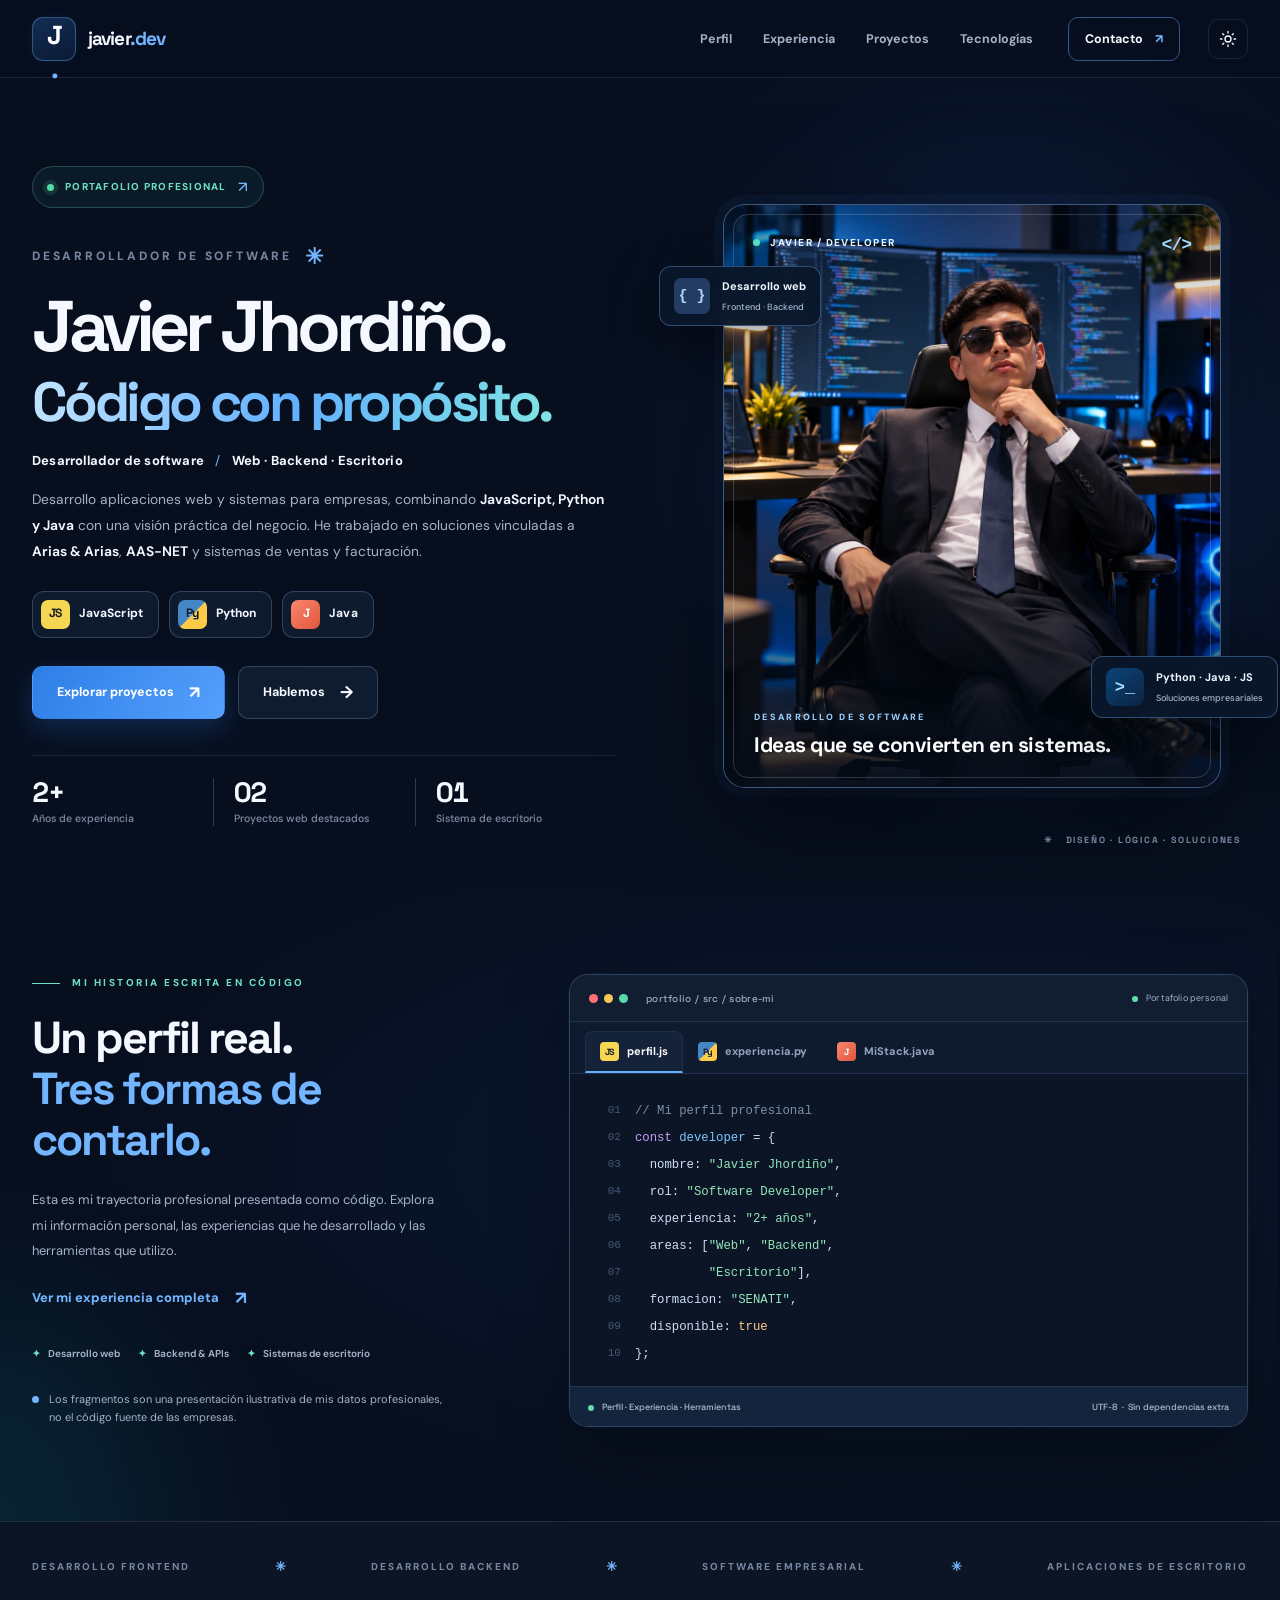
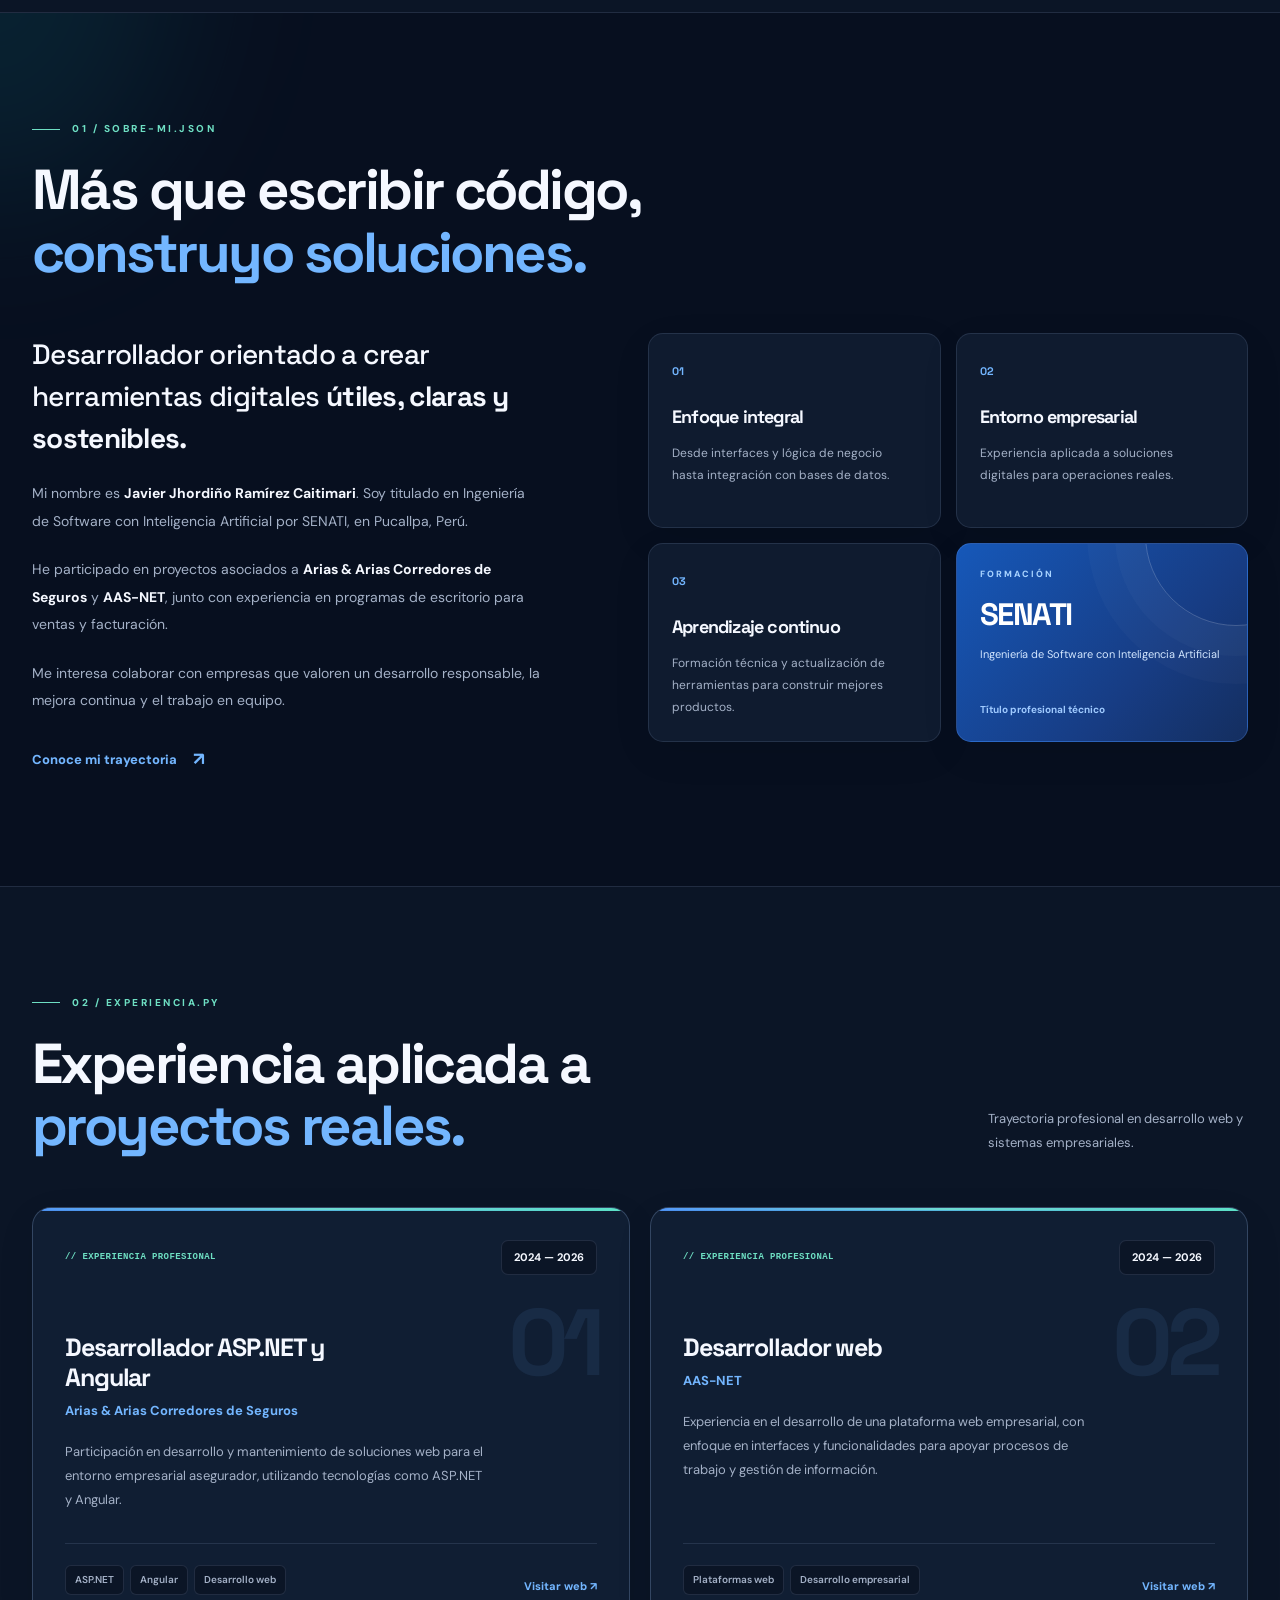
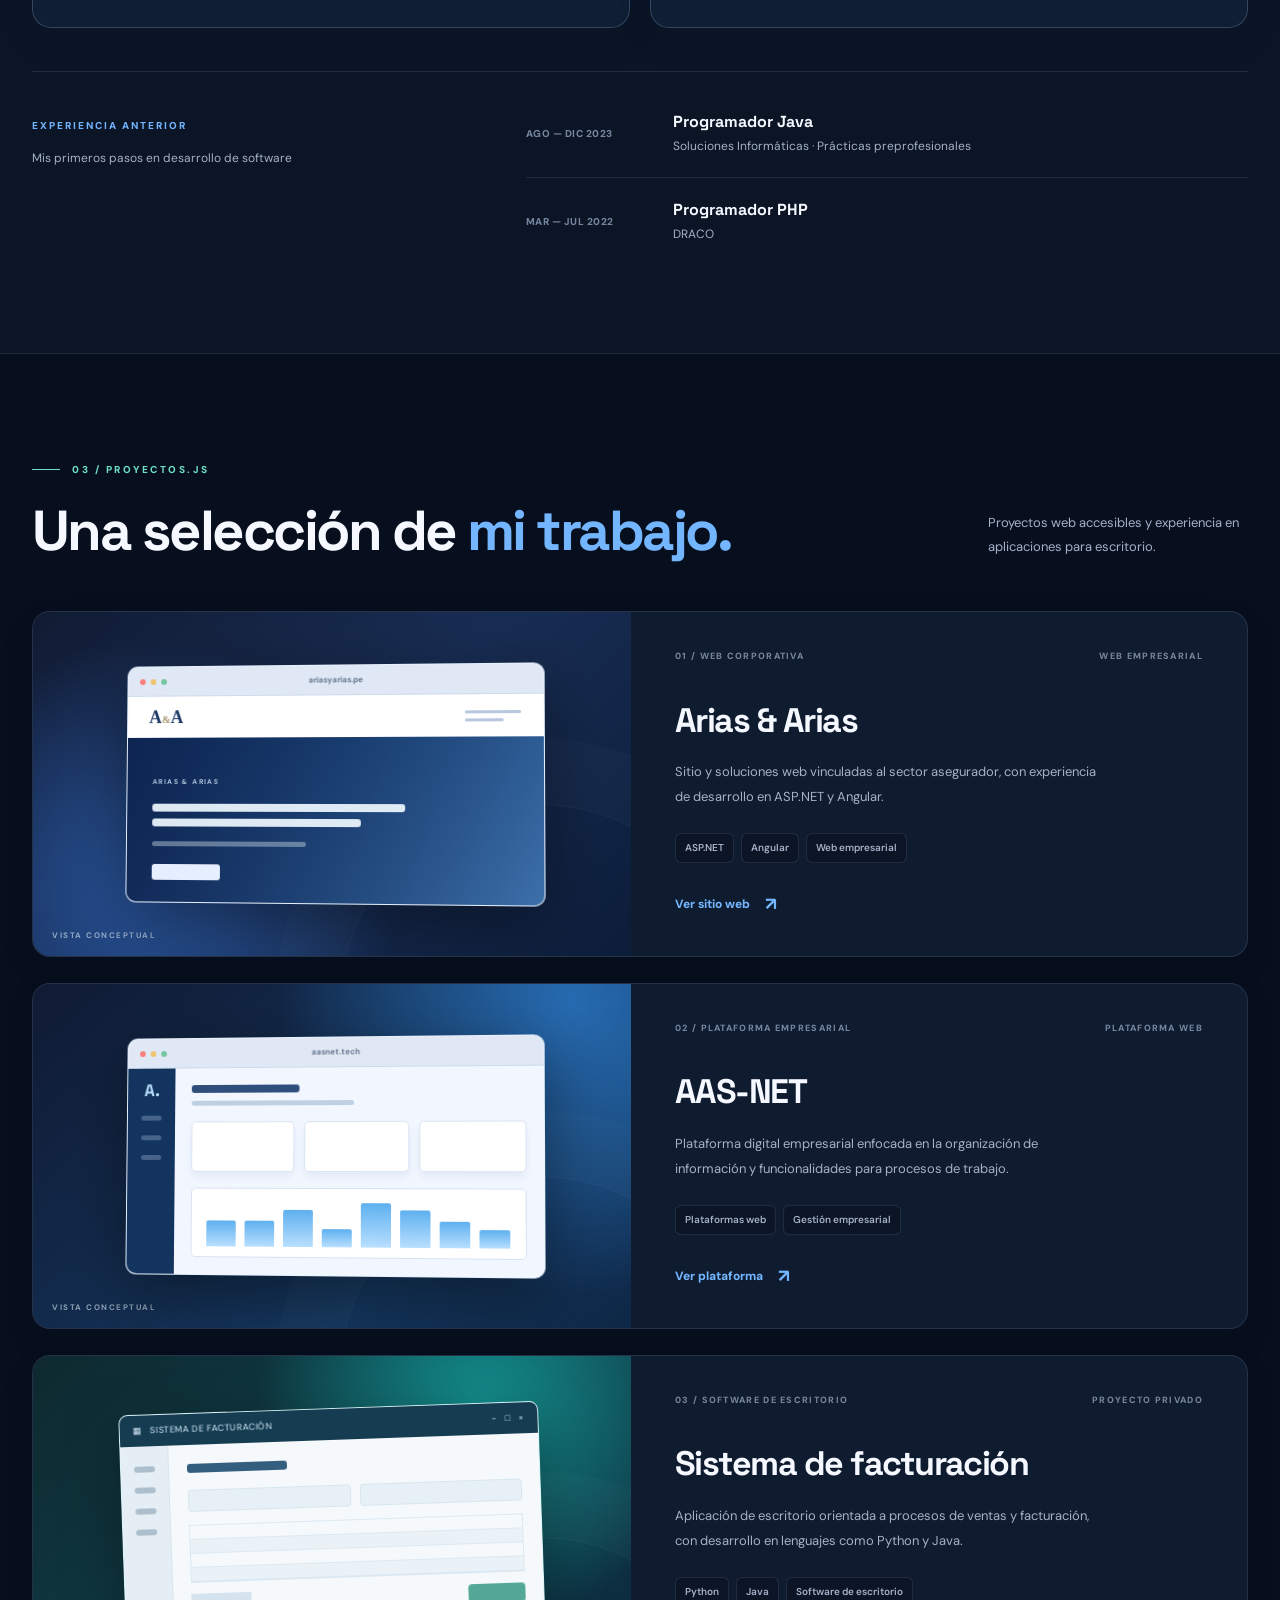
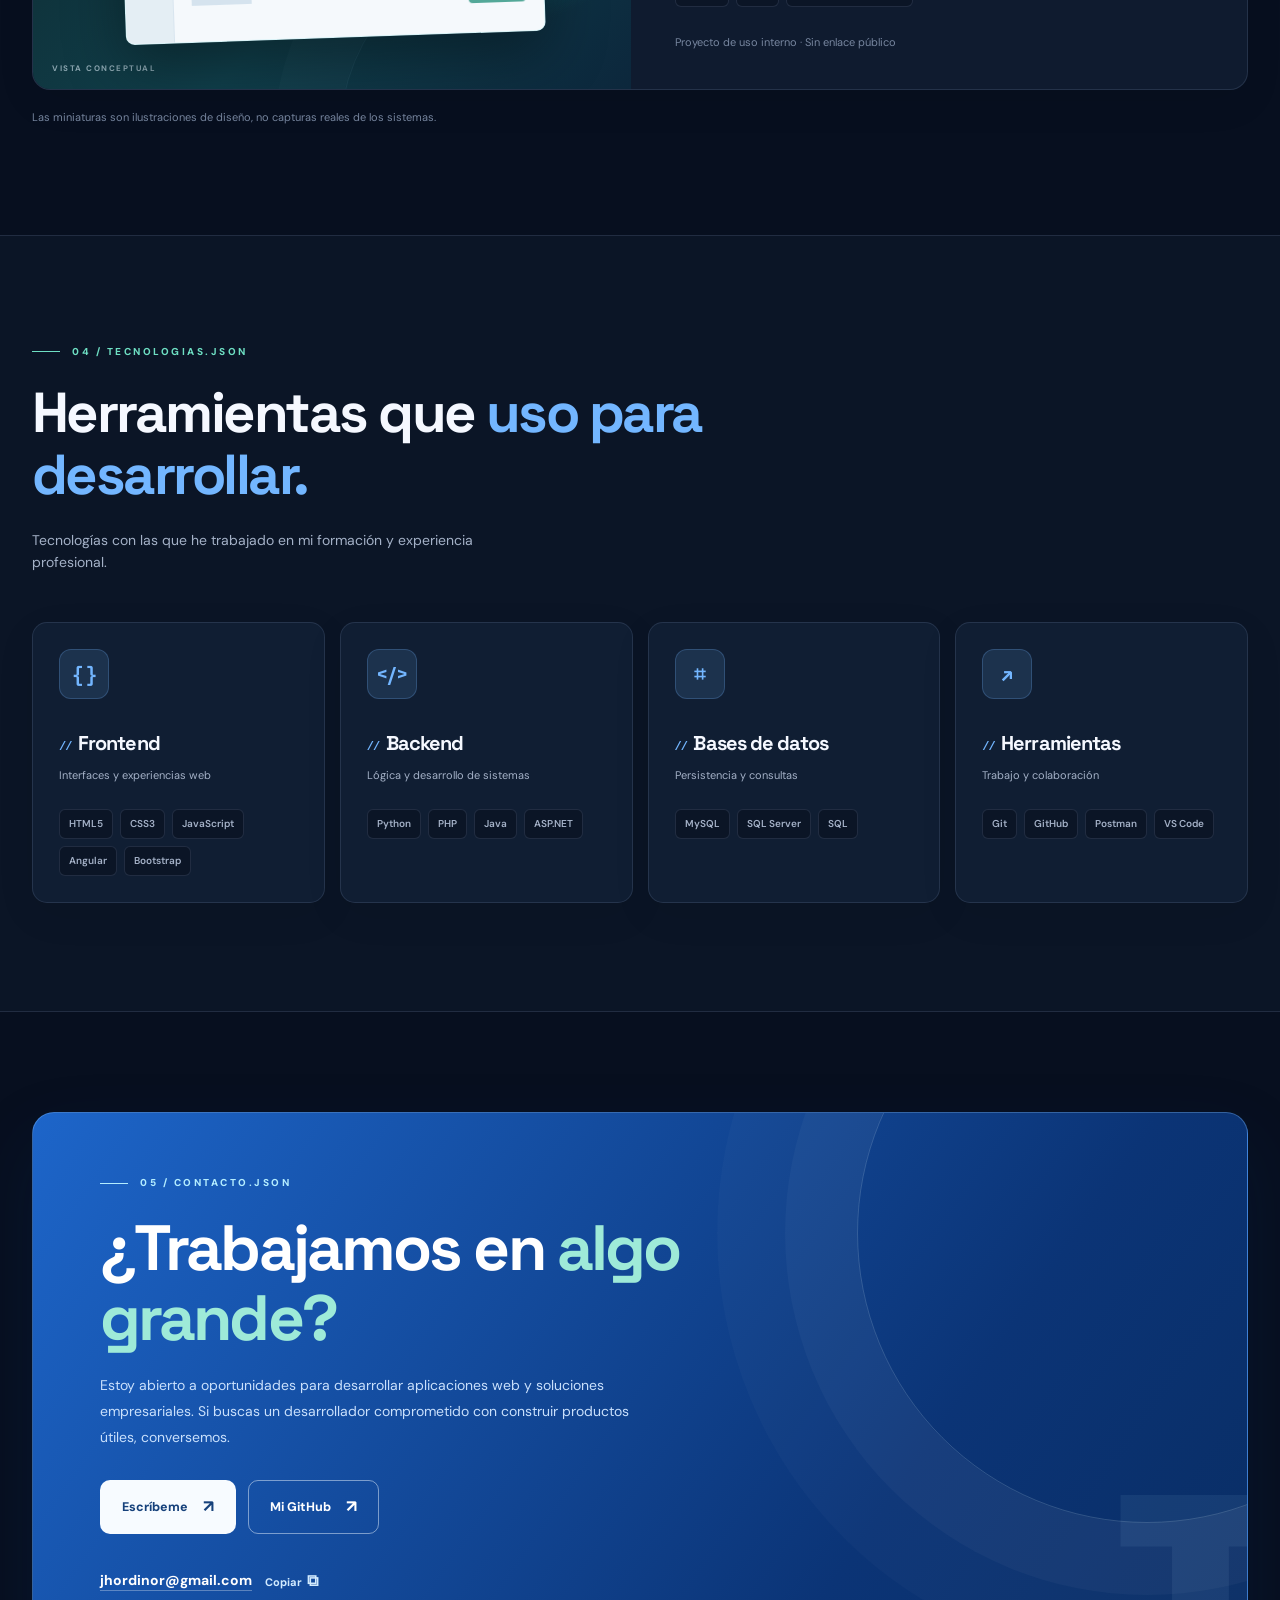
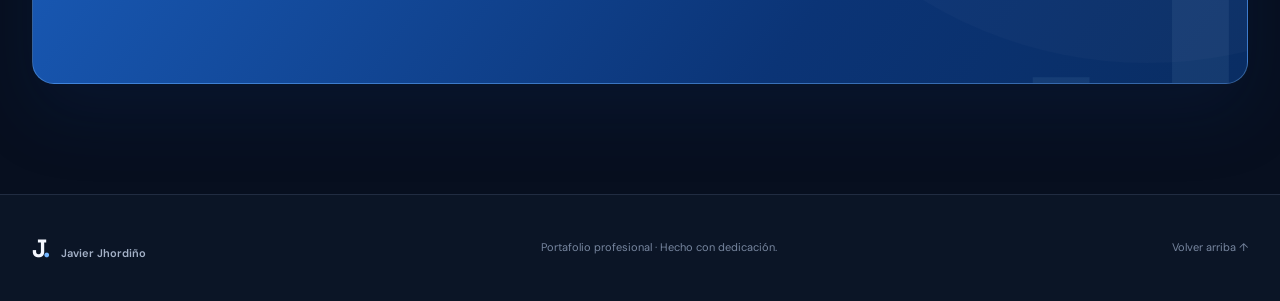
<file: preview.html>
<!doctype html>
<html lang="es">
<head>
  <meta charset="utf-8">
  <meta name="viewport" content="width=device-width, initial-scale=1">
  <meta name="theme-color" content="#070f1f">
  <meta name="description" content="Javier Jhordiño Ramírez Caitimari, desarrollador de software en Perú. Portafolio profesional con proyectos empresariales, desarrollo web y sistemas de escritorio con JavaScript, Python y Java.">
  <meta property="og:type" content="website">
  <meta property="og:title" content="Javier Jhordiño | Desarrollador de Software">
  <meta property="og:description" content="Mi perfil profesional, experiencia en desarrollo web, proyectos empresariales y tecnologías.">
  <meta property="og:image" content="static/img/foto-profesional.webp">
  <meta name="robots" content="index,follow">
  <title>Javier Jhordiño | Desarrollador de Software</title>
  <link rel="icon" href="static/favicon.svg" type="image/svg+xml">
  <link rel="preconnect" href="https://fonts.googleapis.com">
  <link rel="preconnect" href="https://fonts.gstatic.com" crossorigin>
  <link href="https://fonts.googleapis.com/css2?family=DM+Sans:wght@400;500;600;700&family=Space+Grotesk:wght@400;500;600;700&display=swap" rel="stylesheet">
  <link rel="stylesheet" href="static/css/index.css">
  <script type="application/ld+json">{
    "@context":"https://schema.org", "@type":"Person",
    "name":"Javier Jhordiño Ramírez Caitimari",
    "jobTitle":"Desarrollador de Software",
    "description":"Desarrollo web y sistemas de escritorio",
    "email":"mailto:jhordinor@gmail.com",
    "alumniOf":{"@type":"EducationalOrganization","name":"SENATI"},
    "sameAs":["https://github.com/jhordinor"]
  }</script>
</head>
<body>
  <a class="skip-link" href="#contenido">Saltar al contenido</a>
  <div class="scroll-progress" id="scrollProgress" aria-hidden="true"></div>
  <div class="ambient ambient-a" aria-hidden="true"></div>
  <div class="ambient ambient-b" aria-hidden="true"></div>

  <header class="header" id="inicio">
    <div class="shell nav-inner">
      <a class="logo" href="#inicio" aria-label="Javier Jhordiño, volver al inicio">
        <span class="logo-mark">J<span>.</span></span>
        <span class="logo-wordmark">javier<span class="logo-dev">.dev</span></span>
      </a>
      <nav class="nav" id="primaryNav" aria-label="Navegación principal">
        <a href="#perfil">Perfil</a>
        <a href="#experiencia">Experiencia</a>
        <a href="#proyectos">Proyectos</a>
        <a href="#tecnologias">Tecnologías</a>
        <a href="#contacto" class="nav-contact">Contacto <span aria-hidden="true">↗</span></a>
      </nav>
      <div class="nav-controls">
        <button class="theme-button" type="button" id="themeToggle" aria-label="Cambiar tema de color" title="Cambiar tema de color">
          <svg class="sun" viewBox="0 0 24 24" fill="none" stroke="currentColor" stroke-width="1.8" stroke-linecap="round" stroke-linejoin="round" aria-hidden="true"><circle cx="12" cy="12" r="4"/><path d="M12 2v2m0 16v2M4.93 4.93l1.42 1.42m11.3 11.3 1.42 1.42M2 12h2m16 0h2M4.93 19.07l1.42-1.42m11.3-11.3 1.42-1.42"/></svg>
          <svg class="moon" viewBox="0 0 24 24" fill="none" stroke="currentColor" stroke-width="1.8" stroke-linecap="round" stroke-linejoin="round" aria-hidden="true"><path d="M20.3 15.5A8.5 8.5 0 0 1 8.5 3.7a8.6 8.6 0 1 0 11.8 11.8Z"/></svg>
        </button>
        <button class="menu-button" type="button" id="menuButton" aria-label="Abrir menú" aria-expanded="false" aria-controls="primaryNav"><span></span><span></span><span></span></button>
      </div>
    </div>
  </header>

  <main id="contenido">
    <section class="hero shell" aria-labelledby="heroHeading">
      <div class="hero-content" data-reveal>
        <div class="hero-availability"><span class="status-dot"></span> PORTAFOLIO PROFESIONAL <span class="hero-avail-arrow">↗</span></div>
        <p class="hero-intro">DESARROLLADOR DE SOFTWARE <span class="waving-hand" aria-hidden="true">✳</span></p>
        <h1 id="heroHeading">Javier <em>Jhordiño.</em><span class="heading-gradient">Código con propósito.</span></h1>
        <p class="hero-role">Desarrollador de software <span aria-hidden="true">/</span> Web · Backend · Escritorio</p>
        <p class="hero-lead">Desarrollo aplicaciones web y sistemas para empresas, combinando <strong>JavaScript, Python y Java</strong> con una visión práctica del negocio. He trabajado en soluciones vinculadas a <strong>Arias &amp; Arias</strong>, <strong>AAS-NET</strong> y sistemas de ventas y facturación.</p>
        <div class="hero-stack" aria-label="Lenguajes principales">
          <span class="stack-chip"><span class="chip-logo js-logo" aria-hidden="true">JS</span> JavaScript</span>
          <span class="stack-chip"><span class="chip-logo py-logo" aria-hidden="true">Py</span> Python</span>
          <span class="stack-chip"><span class="chip-logo java-logo" aria-hidden="true">J</span> Java</span>
        </div>
        <div class="hero-buttons">
          <a class="btn btn-primary" href="#proyectos">Explorar proyectos <span aria-hidden="true">↗</span></a>
          <a class="btn btn-outline" href="#contacto">Hablemos <span aria-hidden="true">→</span></a>
        </div>
        <div class="hero-facts">
          <div><strong>2+</strong><span>Años de experiencia</span></div>
          <div><strong>02</strong><span>Proyectos web destacados</span></div>
          <div><strong>01</strong><span>Sistema de escritorio</span></div>
        </div>
      </div>
      <div class="hero-art" data-reveal>
        <div class="hero-art-aura" aria-hidden="true"></div>
        <div class="hero-image-card portrait-card">
          <img src="static/img/foto-profesional.webp" alt="Retrato profesional de Javier Jhordiño, con traje oscuro, en una oficina de programación con monitores" width="1122" height="1402" fetchpriority="high">
          <div class="hero-image-tint" aria-hidden="true"></div>
          <div class="portrait-topbar"><span><i></i> JAVIER / DEVELOPER</span><span>&lt;/&gt;</span></div>
          <div class="portrait-footer"><small>DESARROLLO DE SOFTWARE</small><strong>Ideas que se convierten en sistemas.</strong></div>
        </div>
        <div class="portrait-float float-card portrait-float-top" aria-hidden="true"><span class="float-graphic">{ }</span><span>Desarrollo web<small>Frontend · Backend</small></span></div>
        <div class="portrait-float float-card portrait-float-bottom" aria-hidden="true"><span class="mini-terminal">&gt;_</span><span>Python · Java · JS<small>Soluciones empresariales</small></span></div>
        <div class="portrait-dots" aria-hidden="true">✳ &nbsp; DISEÑO · LÓGICA · SOLUCIONES</div>
      </div>
    </section>

    <section class="code-section shell" id="codigo" aria-labelledby="codeHeading">
      <div class="code-section-intro" data-reveal>
        <span class="section-index">MI HISTORIA ESCRITA EN CÓDIGO</span>
        <h2 id="codeHeading">Un perfil real.<br><span>Tres formas de contarlo.</span></h2>
        <p>Esta es mi trayectoria profesional presentada como código. Explora mi información personal, las experiencias que he desarrollado y las herramientas que utilizo.</p>
        <a href="#experiencia" class="inline-arrow">Ver mi experiencia completa <span aria-hidden="true">↗</span></a>
        <div class="code-benefits" aria-label="Mis áreas de especialidad">
          <span><span aria-hidden="true">✦</span> Desarrollo web</span>
          <span><span aria-hidden="true">✦</span> Backend &amp; APIs</span>
          <span><span aria-hidden="true">✦</span> Sistemas de escritorio</span>
        </div>
        <div class="info-under-code"><span class="info-under-dot"></span> Los fragmentos son una presentación ilustrativa de mis datos profesionales, no el código fuente de las empresas.</div>
      </div>
      <div class="code-editor profile-code-editor" data-reveal>
        <div class="code-editor-header">
          <div class="window-buttons" aria-hidden="true"><i></i><i></i><i></i></div>
          <span class="code-file-path">portfolio / src / sobre-mi</span>
          <span class="code-editor-indicator"><i></i> Portafolio personal</span>
        </div>
        <div class="code-tabs" role="tablist" aria-label="Explorar mi perfil por lenguaje">
          <button type="button" class="code-tab active" role="tab" id="tab-javascript" aria-controls="panel-javascript" aria-selected="true" tabindex="0"><span class="code-tab-icon js-logo">JS</span> perfil.js</button>
          <button type="button" class="code-tab" role="tab" id="tab-python" aria-controls="panel-python" aria-selected="false" tabindex="-1"><span class="code-tab-icon py-logo">Py</span> experiencia.py</button>
          <button type="button" class="code-tab" role="tab" id="tab-java" aria-controls="panel-java" aria-selected="false" tabindex="-1"><span class="code-tab-icon java-logo">J</span> MiStack.java</button>
        </div>
        <div class="code-panel" role="tabpanel" id="panel-javascript" aria-labelledby="tab-javascript" tabindex="0">
          <div class="code-line"><span>01</span><code><i class="tok-comment">// Mi perfil profesional</i></code></div>
          <div class="code-line"><span>02</span><code><i class="tok-purple">const</i> <i class="tok-blue">developer</i> = {</code></div>
          <div class="code-line"><span>03</span><code>  nombre: <i class="tok-green">"Javier Jhordiño"</i>,</code></div>
          <div class="code-line"><span>04</span><code>  rol: <i class="tok-green">"Software Developer"</i>,</code></div>
          <div class="code-line"><span>05</span><code>  experiencia: <i class="tok-green">"2+ años"</i>,</code></div>
          <div class="code-line"><span>06</span><code>  areas: [<i class="tok-green">"Web"</i>, <i class="tok-green">"Backend"</i>,</code></div>
          <div class="code-line"><span>07</span><code>          <i class="tok-green">"Escritorio"</i>],</code></div>
          <div class="code-line"><span>08</span><code>  formacion: <i class="tok-green">"SENATI"</i>,</code></div>
          <div class="code-line"><span>09</span><code>  disponible: <i class="tok-orange">true</i></code></div>
          <div class="code-line"><span>10</span><code>};</code></div>
        </div>
        <div class="code-panel" role="tabpanel" id="panel-python" aria-labelledby="tab-python" tabindex="0" hidden>
          <div class="code-line"><span>01</span><code><i class="tok-comment"># Proyectos y experiencia profesional</i></code></div>
          <div class="code-line"><span>02</span><code><i class="tok-blue">experiencia</i> = {</code></div>
          <div class="code-line"><span>03</span><code>  <i class="tok-green">"Arias &amp; Arias"</i>: <i class="tok-green">"ASP.NET · Angular"</i>,</code></div>
          <div class="code-line"><span>04</span><code>  <i class="tok-green">"AAS-NET"</i>: <i class="tok-green">"Plataforma web"</i>,</code></div>
          <div class="code-line"><span>05</span><code>  <i class="tok-green">"Facturación"</i>: <i class="tok-green">"Software desktop"</i></code></div>
          <div class="code-line"><span>06</span><code>}</code></div>
          <div class="code-line"><span>07</span><code>&nbsp;</code></div>
          <div class="code-line"><span>08</span><code><i class="tok-purple">for</i> proyecto, area <i class="tok-purple">in</i> experiencia.items():</code></div>
          <div class="code-line"><span>09</span><code>  <i class="tok-blue">print</i>(<i class="tok-green">f"{proyecto}: {area}"</i>)</code></div>
        </div>
        <div class="code-panel" role="tabpanel" id="panel-java" aria-labelledby="tab-java" tabindex="0" hidden>
          <div class="code-line"><span>01</span><code><i class="tok-purple">import</i> java.util.List;</code></div>
          <div class="code-line"><span>02</span><code>&nbsp;</code></div>
          <div class="code-line"><span>03</span><code><i class="tok-purple">public class</i> <i class="tok-blue">MiStack</i> {</code></div>
          <div class="code-line"><span>04</span><code>  <i class="tok-purple">static final</i> List&lt;String&gt; tecnologias =</code></div>
          <div class="code-line"><span>05</span><code>      List.<i class="tok-blue">of</i>(<i class="tok-green">"JavaScript"</i>, <i class="tok-green">"Python"</i>,</code></div>
          <div class="code-line"><span>06</span><code>        <i class="tok-green">"Java"</i>, <i class="tok-green">"ASP.NET"</i>, <i class="tok-green">"PHP"</i>,</code></div>
          <div class="code-line"><span>07</span><code>        <i class="tok-green">"Angular"</i>, <i class="tok-green">"MySQL"</i>);</code></div>
          <div class="code-line"><span>08</span><code>}</code></div>
          <div class="code-line"><span>09</span><code><i class="tok-comment">// Tecnología al servicio del negocio.</i></code></div>
        </div>
        <div class="code-editor-footer"><span><span class="editor-green-dot"></span> Perfil · Experiencia · Herramientas</span><span>UTF-8 &nbsp;·&nbsp; Sin dependencias extra</span></div>
      </div>
    </section>

    <div class="expertise-band" aria-label="Áreas de trabajo"><div class="shell expertise-items">
      <span>DESARROLLO FRONTEND</span><b aria-hidden="true">✳</b><span>DESARROLLO BACKEND</span><b aria-hidden="true">✳</b><span>SOFTWARE EMPRESARIAL</span><b aria-hidden="true">✳</b><span>APLICACIONES DE ESCRITORIO</span>
    </div></div>

    <section class="section shell about" id="perfil" aria-labelledby="aboutHeading">
      <div class="section-head" data-reveal><div class="section-index">01 / SOBRE-MI.JSON</div><h2 id="aboutHeading">Más que escribir código, <span>construyo soluciones.</span></h2></div>
      <div class="about-layout">
        <div class="about-copy" data-reveal>
          <p class="about-big">Desarrollador orientado a crear herramientas digitales <strong>útiles, claras y sostenibles.</strong></p>
          <p>Mi nombre es <strong>Javier Jhordiño Ramírez Caitimari</strong>. Soy titulado en Ingeniería de Software con Inteligencia Artificial por SENATI, en Pucallpa, Perú.</p>
          <p>He participado en proyectos asociados a <strong>Arias &amp; Arias Corredores de Seguros</strong> y <strong>AAS-NET</strong>, junto con experiencia en programas de escritorio para ventas y facturación.</p>
          <p>Me interesa colaborar con empresas que valoren un desarrollo responsable, la mejora continua y el trabajo en equipo.</p>
          <a href="#experiencia" class="inline-arrow">Conoce mi trayectoria <span aria-hidden="true">↗</span></a>
        </div>
        <div class="about-grid" data-reveal>
          <div class="about-feature feature-1"><span class="feature-icon">01</span><h3>Enfoque integral</h3><p>Desde interfaces y lógica de negocio hasta integración con bases de datos.</p></div>
          <div class="about-feature feature-2"><span class="feature-icon">02</span><h3>Entorno empresarial</h3><p>Experiencia aplicada a soluciones digitales para operaciones reales.</p></div>
          <div class="about-feature feature-3"><span class="feature-icon">03</span><h3>Aprendizaje continuo</h3><p>Formación técnica y actualización de herramientas para construir mejores productos.</p></div>
          <div class="signature-card"><span class="signature-line">FORMACIÓN</span><strong>SENATI</strong><span>Ingeniería de Software con Inteligencia Artificial</span><span class="signature-year">Título profesional técnico</span></div>
        </div>
      </div>
    </section>

    <section class="section section-panel" id="experiencia" aria-labelledby="experienceHeading"><div class="shell">
      <div class="section-head section-head-row" data-reveal><div><div class="section-index">02 / EXPERIENCIA.PY</div><h2 id="experienceHeading">Experiencia aplicada a <span>proyectos reales.</span></h2></div><p>Trayectoria profesional en desarrollo web y sistemas empresariales.</p></div>
      <div class="featured-jobs">
        <article class="job-card" data-reveal>
          <div class="job-top"><span class="job-tag">// EXPERIENCIA PROFESIONAL</span><span class="job-year">2024 — 2026</span></div>
          <div class="job-number" aria-hidden="true">01</div>
          <h3>Desarrollador ASP.NET y Angular</h3><p class="job-company">Arias &amp; Arias Corredores de Seguros</p>
          <p class="job-description">Participación en desarrollo y mantenimiento de soluciones web para el entorno empresarial asegurador, utilizando tecnologías como ASP.NET y Angular.</p>
          <div class="job-bottom"><div class="small-tags"><span>ASP.NET</span><span>Angular</span><span>Desarrollo web</span></div><a href="https://ariasyarias.pe/" target="_blank" rel="noopener noreferrer" aria-label="Visitar Arias y Arias">Visitar web ↗</a></div>
        </article>
        <article class="job-card" data-reveal>
          <div class="job-top"><span class="job-tag">// EXPERIENCIA PROFESIONAL</span><span class="job-year">2024 — 2026</span></div>
          <div class="job-number" aria-hidden="true">02</div>
          <h3>Desarrollador web</h3><p class="job-company">AAS-NET</p>
          <p class="job-description">Experiencia en el desarrollo de una plataforma web empresarial, con enfoque en interfaces y funcionalidades para apoyar procesos de trabajo y gestión de información.</p>
          <div class="job-bottom"><div class="small-tags"><span>Plataformas web</span><span>Desarrollo empresarial</span></div><a href="https://www.aasnet.tech/" target="_blank" rel="noopener noreferrer" aria-label="Visitar AAS-NET">Visitar web ↗</a></div>
        </article>
      </div>
      <div class="early-experience" data-reveal>
        <div class="early-heading"><span>EXPERIENCIA ANTERIOR</span><p>Mis primeros pasos en desarrollo de software</p></div>
        <div class="early-list"><div><time>AGO — DIC 2023</time><strong>Programador Java</strong><span>Soluciones Informáticas · Prácticas preprofesionales</span></div><div><time>MAR — JUL 2022</time><strong>Programador PHP</strong><span>DRACO</span></div></div>
      </div>
    </div></section>

    <section class="section shell projects" id="proyectos" aria-labelledby="projectsHeading">
      <div class="section-head section-head-row" data-reveal><div><div class="section-index">03 / PROYECTOS.JS</div><h2 id="projectsHeading">Una selección de <span>mi trabajo.</span></h2></div><p>Proyectos web accesibles y experiencia en aplicaciones para escritorio.</p></div>
      <div class="project-list">
        <article class="project-card" data-reveal>
          <div class="project-visual visual-arias" aria-hidden="true">
            <div class="preview-window"><div class="preview-header"><i></i><i></i><i></i><span>ariasyarias.pe</span></div><div class="preview-brand"><span class="preview-logo-aa">A<span>&amp;</span>A</span><div><span class="preview-smallline"></span><span class="preview-smallline short"></span></div></div><div class="preview-body"><span class="preview-label">ARIAS &amp; ARIAS</span><span class="preview-bigline"></span><span class="preview-medline"></span><span class="preview-shortline"></span><span class="preview-fake-button"></span></div></div>
            <div class="visual-tag">VISTA CONCEPTUAL</div>
          </div>
          <div class="project-info"><div class="project-meta"><span>01 / WEB CORPORATIVA</span><span>WEB EMPRESARIAL</span></div><h3>Arias &amp; Arias</h3><p>Sitio y soluciones web vinculadas al sector asegurador, con experiencia de desarrollo en ASP.NET y Angular.</p><div class="project-stack"><span>ASP.NET</span><span>Angular</span><span>Web empresarial</span></div><a class="project-visit" href="https://ariasyarias.pe/" target="_blank" rel="noopener noreferrer">Ver sitio web <span aria-hidden="true">↗</span></a></div>
        </article>
        <article class="project-card" data-reveal>
          <div class="project-visual visual-aas" aria-hidden="true"><div class="preview-window preview-dashboard"><div class="preview-header"><i></i><i></i><i></i><span>aasnet.tech</span></div><div class="mock-dashboard"><div class="mock-sidebar"><span class="mock-a">A.</span><i></i><i></i><i></i></div><div class="mock-content"><span class="dash-greeting"></span><span class="dash-sub"></span><div class="dash-cards"><i></i><i></i><i></i></div><div class="dash-graph"><b></b><b></b><b></b><b></b><b></b><b></b><b></b><b></b></div></div></div></div><div class="visual-tag">VISTA CONCEPTUAL</div></div>
          <div class="project-info"><div class="project-meta"><span>02 / PLATAFORMA EMPRESARIAL</span><span>PLATAFORMA WEB</span></div><h3>AAS-NET</h3><p>Plataforma digital empresarial enfocada en la organización de información y funcionalidades para procesos de trabajo.</p><div class="project-stack"><span>Plataformas web</span><span>Gestión empresarial</span></div><a class="project-visit" href="https://www.aasnet.tech/" target="_blank" rel="noopener noreferrer">Ver plataforma <span aria-hidden="true">↗</span></a></div>
        </article>
        <article class="project-card" data-reveal>
          <div class="project-visual visual-invoice" aria-hidden="true"><div class="invoice-window"><div class="invoice-top"><span>▦ &nbsp; SISTEMA DE FACTURACIÓN</span><span>− &nbsp; □ &nbsp; ×</span></div><div class="invoice-ui"><div class="invoice-sidebar"><i></i><i></i><i></i><i></i></div><div class="invoice-main"><div class="invoice-label"></div><div class="invoice-controls"><b></b><b></b></div><div class="invoice-rows"><i></i><i></i><i></i><i></i></div><div class="invoice-total"><span></span><strong></strong></div></div></div></div><div class="visual-tag">VISTA CONCEPTUAL</div></div>
          <div class="project-info"><div class="project-meta"><span>03 / SOFTWARE DE ESCRITORIO</span><span>PROYECTO PRIVADO</span></div><h3>Sistema de facturación</h3><p>Aplicación de escritorio orientada a procesos de ventas y facturación, con desarrollo en lenguajes como Python y Java.</p><div class="project-stack"><span>Python</span><span>Java</span><span>Software de escritorio</span></div><span class="project-private">Proyecto de uso interno · Sin enlace público</span></div>
        </article>
      </div>
      <p class="project-note">Las miniaturas son ilustraciones de diseño, no capturas reales de los sistemas.</p>
    </section>

    <section class="section section-panel technology" id="tecnologias" aria-labelledby="techHeading"><div class="shell">
      <div class="section-head" data-reveal><div class="section-index">04 / TECNOLOGIAS.JSON</div><h2 id="techHeading">Herramientas que <span>uso para desarrollar.</span></h2><p class="section-subtitle">Tecnologías con las que he trabajado en mi formación y experiencia profesional.</p></div>
      <div class="tech-columns" data-reveal>
        <div class="tech-group"><div class="tech-symbol">{ }</div><h3>Frontend</h3><p>Interfaces y experiencias web</p><div class="tech-pills"><span>HTML5</span><span>CSS3</span><span>JavaScript</span><span>Angular</span><span>Bootstrap</span></div></div>
        <div class="tech-group"><div class="tech-symbol">&lt;/&gt;</div><h3>Backend</h3><p>Lógica y desarrollo de sistemas</p><div class="tech-pills"><span>Python</span><span>PHP</span><span>Java</span><span>ASP.NET</span></div></div>
        <div class="tech-group"><div class="tech-symbol">⌗</div><h3>Bases de datos</h3><p>Persistencia y consultas</p><div class="tech-pills"><span>MySQL</span><span>SQL Server</span><span>SQL</span></div></div>
        <div class="tech-group"><div class="tech-symbol">↗</div><h3>Herramientas</h3><p>Trabajo y colaboración</p><div class="tech-pills"><span>Git</span><span>GitHub</span><span>Postman</span><span>VS Code</span></div></div>
      </div>
    </div></section>

    <section class="section shell contact" id="contacto" aria-labelledby="contactHeading">
      <div class="contact-card" data-reveal>
        <div class="contact-lines" aria-hidden="true"></div>
        <div class="contact-content"><div class="section-index">05 / CONTACTO.JSON</div><h2 id="contactHeading">¿Trabajamos en <em>algo grande?</em></h2><p>Estoy abierto a oportunidades para desarrollar aplicaciones web y soluciones empresariales. Si buscas un desarrollador comprometido con construir productos útiles, conversemos.</p><div class="contact-buttons"><a href="mailto:jhordinor@gmail.com?subject=Oportunidad%20laboral%20-%20Portafolio" class="btn btn-contact">Escríbeme <span aria-hidden="true">↗</span></a><a href="https://github.com/jhordinor" class="btn btn-contact-ghost" target="_blank" rel="noopener noreferrer">Mi GitHub <span aria-hidden="true">↗</span></a></div><div class="email-row"><a href="mailto:jhordinor@gmail.com">jhordinor@gmail.com</a><button id="copyEmail" class="copy-email" type="button" aria-label="Copiar correo electrónico">Copiar <span aria-hidden="true">⧉</span></button></div><p class="copy-feedback" id="copyFeedback" aria-live="polite"></p></div>
        <div class="contact-deco" aria-hidden="true">J.</div>
      </div>
    </section>
  </main>
  <footer class="footer"><div class="shell footer-row"><a href="#inicio" class="footer-logo">J<span>.</span> <small>Javier Jhordiño</small></a><p>Portafolio profesional · Hecho con dedicación.</p><a href="#inicio" class="back-top">Volver arriba ↑</a></div></footer>
  <script src="static/js/index.js" defer></script>
</body>
</html>
</file>
<file: static/css/index.css>
/* JAVIER JHORDIÑO — PORTAFOLIO 2026 */
:root {
  color-scheme: dark;
  --bg:#090e19; --bg2:#0d1422; --card:#121b2b; --card2:#101827;
  --surface:#101b2d; --border:rgba(179,202,242,.13); --border2:rgba(170,204,255,.23);
  --text:#f5f8ff; --muted:#a4b1c7; --subtle:#77869f; --blue:#6eaeff; --electric:#4e91ff;
  --mint:#74e5bd; --nav:rgba(9,14,25,.87); --soft-shadow:0 28px 75px rgba(0,0,0,.25);
  --font-display:'Space Grotesk','Segoe UI',sans-serif; --font-body:'DM Sans','Segoe UI',sans-serif;
  --max:1200px;
}
html[data-theme="light"] {
  color-scheme:light;
  --bg:#f5f7fc; --bg2:#edf2fa; --card:#ffffff; --card2:#f8faff; --surface:#fff;
  --border:rgba(28,57,111,.14); --border2:rgba(28,57,111,.23);
  --text:#101d34; --muted:#53637b; --subtle:#75829a; --blue:#175dba; --electric:#1767d2;
  --mint:#11865a; --nav:rgba(248,250,255,.92); --soft-shadow:0 18px 60px rgba(19,57,110,.08);
}
*{box-sizing:border-box}html{scroll-behavior:smooth;scroll-padding-top:108px;overflow-x:clip}body{margin:0;min-width:320px;color:var(--text);background:var(--bg);font-family:var(--font-body);-webkit-font-smoothing:antialiased;overflow-x:hidden;line-height:1.6}
body::before{content:'';position:absolute;z-index:-2;top:0;left:0;right:0;height:770px;opacity:.35;pointer-events:none;background-image:radial-gradient(circle,rgba(103,158,237,.15) 1px,transparent 1px);background-size:29px 29px;mask-image:linear-gradient(180deg,#000,transparent 90%)}
a{text-decoration:none;color:inherit}button{font:inherit}a:focus-visible,button:focus-visible{outline:3px solid var(--mint);outline-offset:4px}::selection{background:#387ad5;color:white}
.shell{width:min(var(--max),calc(100% - 64px));margin-inline:auto}.section{padding-block:108px;position:relative}h1,h2,h3,p{margin:0}h1,h2,h3{font-family:var(--font-display);letter-spacing:-.045em}h2{font-size:clamp(33px,4.4vw,57px);line-height:1.11;font-weight:700}h2 span{color:var(--blue)}
.skip-link{position:fixed;z-index:150;left:20px;top:-80px;background:white;color:#101828;padding:10px 16px;border-radius:8px}.skip-link:focus{top:20px}
.scroll-progress{position:fixed;z-index:120;top:0;left:0;height:3px;width:0;background:linear-gradient(90deg,#4b89ff,#72eed2);transition:width .08s linear;pointer-events:none}
.ambient{position:absolute;pointer-events:none;border-radius:50%;filter:blur(80px);opacity:.2;z-index:-1}.ambient-a{width:min(550px,100vw);height:600px;top:140px;right:0;background:#2852ac}.ambient-b{width:350px;height:500px;top:1300px;left:-180px;background:#116d79}
/* Navigation */
.header{height:86px;position:sticky;top:0;z-index:80;background:var(--nav);border-bottom:1px solid var(--border);backdrop-filter:blur(24px);-webkit-backdrop-filter:blur(24px)}
.nav-inner{display:flex;align-items:center;justify-content:space-between;height:100%;gap:28px}.logo{display:flex;align-items:center;gap:12px;white-space:nowrap}.logo-mark{display:grid;place-items:center;background:var(--card);border:1px solid var(--border2);border-radius:11px;width:44px;height:44px;font:700 26px var(--font-display);letter-spacing:-2px;box-shadow:0 8px 20px rgba(1,2,8,.08)}.logo-mark span,.logo-dev{color:var(--blue)}.logo-wordmark{font:700 19px var(--font-display);letter-spacing:-.9px}
.nav{display:flex;align-items:center;gap:31px;margin-left:auto}.nav>a{color:var(--muted);font-size:12.5px;font-weight:700;transition:color .2s}.nav>a:hover,.nav>a.active{color:var(--text)}.nav .nav-contact{border:1px solid var(--border2);border-radius:10px;padding:11px 16px;color:var(--text);margin-left:4px}.nav-contact span{margin-left:9px;color:var(--blue)}.nav .nav-contact:hover{background:rgba(111,160,229,.1)}.nav-controls{display:flex;align-items:center;gap:10px}
.theme-button,.menu-button{cursor:pointer;color:var(--text);background:transparent;border:1px solid var(--border);width:40px;height:40px;border-radius:10px;display:grid;place-items:center}.theme-button svg{width:18px;height:18px}html[data-theme="light"] .theme-button .sun,html:not([data-theme="light"]) .theme-button .moon{display:none}.menu-button{display:none;padding:10px}.menu-button span{height:2px;width:19px;background:var(--text);border-radius:3px;display:block;margin:2px auto}
/* Hero */
.hero{display:grid;grid-template-columns:1.08fr .92fr;gap:72px;align-items:center;padding-top:114px;padding-bottom:111px;min-height:690px}.hero-content{z-index:2}.status-label{display:inline-flex;align-items:center;gap:10px;color:var(--mint);background:color-mix(in srgb,var(--mint) 8%, transparent);border:1px solid color-mix(in srgb,var(--mint) 24%, transparent);font-size:11px;font-weight:700;letter-spacing:.1px;border-radius:30px;padding:9px 14px}.status-dot{width:7px;height:7px;background:#55dba4;border-radius:50%;box-shadow:0 0 0 4px rgba(85,219,164,.13)}.status-arrow{font-size:14px;margin-left:4px}
.hero-intro{margin:32px 0 14px;color:var(--muted);font-size:12px;font-weight:800;letter-spacing:2.5px}.waving-hand{color:var(--blue);font-size:22px;vertical-align:middle;display:inline-block;margin-left:7px}.hero h1{font-size:clamp(43px,5vw,73px);line-height:1.065;font-weight:700;margin-bottom:26px;letter-spacing:-.065em;max-width:690px}.hero h1 em{font-style:normal;color:var(--blue)}.heading-gradient{display:block;background:linear-gradient(105deg,#a6d5ff 4%,#4d9fff 55%,#79e8cd);background-clip:text;-webkit-background-clip:text;color:transparent}.hero-lead{max-width:530px;font-size:15px;line-height:1.95;color:var(--muted)}.hero-lead strong{color:var(--text);font-weight:650}
.hero-buttons{display:flex;flex-wrap:wrap;gap:13px;margin-top:33px}.btn{display:inline-flex;align-items:center;justify-content:center;gap:15px;border-radius:10px;min-height:51px;padding:12px 21px;border:1px solid transparent;font-weight:750;font-size:12.5px;transition:transform .2s,border-color .2s,background .2s,box-shadow .2s}.btn:hover{transform:translateY(-3px)}.btn span{font-size:17px}.btn-primary{background:linear-gradient(120deg,#2d7fe7,#559ffc);box-shadow:0 10px 27px rgba(45,124,235,.24);color:white}.btn-primary:hover{box-shadow:0 14px 30px rgba(45,124,235,.4)}.btn-outline{background:var(--card2);border-color:var(--border2);color:var(--text)}.btn-outline:hover{border-color:var(--blue)}
.hero-facts{display:flex;margin-top:53px;gap:0;max-width:595px}.hero-facts>div{flex:1;display:flex;flex-direction:column;gap:6px;border-left:1px solid var(--border2);padding-inline:20px}.hero-facts>div:first-child{border:0;padding-left:0}.hero-facts strong{font:700 30px/1 var(--font-display);letter-spacing:-1.4px}.hero-facts span{font-size:10.5px;font-weight:550;color:var(--subtle);line-height:1.4}
.hero-art{position:relative;min-height:505px;display:flex;justify-content:center;align-items:center}.hero-art-aura{position:absolute;width:94%;height:92%;top:2%;border-radius:48%;background:radial-gradient(circle,#2351a3 0%,transparent 62%);opacity:.45;filter:blur(50px)}.hero-image-card{position:relative;width:100%;max-width:460px;height:486px;overflow:hidden;border-radius:24px 24px 15px 15px;border:1px solid rgba(152,203,255,.28);box-shadow:0 30px 80px rgba(0,0,0,.38);background:#101930}.hero-image-card:before{content:'';position:absolute;z-index:3;inset:8px;border:1px solid rgba(211,236,255,.24);border-radius:19px 19px 10px 10px;pointer-events:none}.hero-image-card img{width:100%;height:100%;object-fit:cover;object-position:50% 45%;display:block;filter:saturate(.85) contrast(1.03)}.hero-image-tint{position:absolute;inset:0;background:linear-gradient(180deg,rgba(8,18,35,.50) 0%,transparent 28%,rgba(5,10,22,.04) 65%,rgba(4,8,19,.82) 100%);pointer-events:none}.photo-topline,.photo-bottomline{position:absolute;z-index:4;left:27px;right:27px;display:flex;justify-content:space-between;font:700 10px var(--font-display);letter-spacing:2px;color:white}.photo-topline{top:30px}.photo-topline span{color:#85d9ff}.photo-bottomline{bottom:29px}.photo-bottomline span+span{color:#b2cbe4;font-size:9px;align-self:center}
.float-card{position:absolute;z-index:5;display:flex;align-items:center;gap:12px;border:1px solid rgba(148,189,242,.27);background:rgba(13,27,48,.93);backdrop-filter:blur(12px);color:#eff7ff;box-shadow:0 15px 38px rgba(0,0,0,.28);border-radius:11px;padding:11px 14px;font-size:11px;font-weight:700}.float-card small{display:block;color:#a6b9d1;font-size:9px;font-weight:500;margin-top:4px}.float-graphic{display:grid;place-items:center;color:#b1d7ff;border-radius:7px;width:36px;height:36px;background:#223c63;font:700 15px monospace}.floating-code{left:-43px;bottom:64px}.floating-years{right:-37px;top:64px;padding:13px 16px}.blue-spark{color:#66c3ff;font-size:18px}.art-coordinate{position:absolute;bottom:-18px;right:6px;font:500 10px var(--font-display);color:var(--subtle);letter-spacing:2px}
.expertise-band{background:var(--bg2);border-top:1px solid var(--border);border-bottom:1px solid var(--border)}.expertise-items{min-height:90px;display:flex;align-items:center;justify-content:space-between;gap:18px}.expertise-items span{color:var(--subtle);font-size:10px;font-weight:800;letter-spacing:2px;white-space:nowrap}.expertise-items b{color:var(--blue);font-size:13px}
/* Shared sections */
.section-head{margin-bottom:49px}.section-index{color:var(--mint);font-size:10px;font-weight:800;letter-spacing:2.5px;margin-bottom:22px;display:flex;align-items:center;gap:12px}.section-index:before{content:'';height:1px;width:28px;background:var(--mint)}.section-head h2{max-width:710px}.section-head-row{display:flex;justify-content:space-between;align-items:end;gap:30px}.section-head-row>p{max-width:260px;color:var(--muted);font-size:13px;line-height:1.85;padding-bottom:3px}.section-panel{background:var(--bg2);border-top:1px solid var(--border);border-bottom:1px solid var(--border)}
/* About */
.about-layout{display:grid;grid-template-columns:.92fr 1.08fr;gap:105px;align-items:start}.about-copy{color:var(--muted);font-size:14px;line-height:1.96}.about-copy p+p{margin-top:21px}.about-copy strong{color:var(--text);font-weight:700}.about-copy .about-big{font:500 clamp(21px,2.4vw,28px)/1.5 var(--font-display);color:var(--text);letter-spacing:-.7px;margin-bottom:20px}.inline-arrow{display:inline-flex;gap:16px;align-items:center;color:var(--blue);font-size:13px;font-weight:800;margin-top:28px}.inline-arrow span{font-size:18px;transition:transform .2s}.inline-arrow:hover span{transform:translate(3px,-3px)}
.about-grid{display:grid;grid-template-columns:1fr 1fr;gap:15px}.about-feature,.signature-card{background:var(--card2);border:1px solid var(--border);border-radius:15px;min-height:195px;padding:23px;position:relative;overflow:hidden;transition:border-color .2s,transform .2s}.about-feature:hover{transform:translateY(-4px);border-color:var(--border2)}.feature-icon{font:700 11px var(--font-display);color:var(--blue)}.about-feature h3{font-size:18px;margin:20px 0 10px}.about-feature p{font-size:12px;line-height:1.85;color:var(--muted)}.feature-3{grid-column:span 1}.signature-card{color:#fff;background:linear-gradient(132deg,#1658b9,#173c83 65%,#142e5f);border-color:rgba(105,162,255,.25);display:flex;flex-direction:column;gap:12px}.signature-card:after{content:'';position:absolute;width:180px;height:180px;right:-80px;top:-100px;border:1px solid rgba(255,255,255,.2);border-radius:100%;box-shadow:0 0 0 30px rgba(255,255,255,.025),0 0 0 58px rgba(255,255,255,.02)}.signature-line{font-size:9px;font-weight:800;color:#a8d3ff;letter-spacing:2px}.signature-card strong{font:700 31px var(--font-display);letter-spacing:-1.5px}.signature-card>span:nth-of-type(2){font-size:11px;line-height:1.5;color:#d2e6ff}.signature-card .signature-year{color:#9fcaff;margin-top:auto;font-size:10px;font-weight:700}
/* Experience */
.featured-jobs{display:grid;grid-template-columns:1fr 1fr;gap:20px}.job-card{position:relative;background:var(--card);border:1px solid var(--border2);border-radius:19px;padding:32px;min-height:380px;display:flex;flex-direction:column;overflow:hidden;box-shadow:var(--soft-shadow);transition:transform .2s,border-color .2s}.job-card:hover{transform:translateY(-5px);border-color:rgba(119,169,253,.48)}.job-card:before{content:'';position:absolute;height:3px;left:0;right:0;top:0;background:linear-gradient(90deg,#4c8ff0,#5de2c7)}.job-top,.job-bottom{display:flex;justify-content:space-between;align-items:center;gap:16px}.job-tag{font-size:9px;letter-spacing:1.4px;font-weight:800;color:var(--mint)}.job-year{color:var(--text);background:var(--bg2);padding:8px 12px;font-size:11px;font-weight:700;border-radius:7px;border:1px solid var(--border);white-space:nowrap}.job-number{position:absolute;right:30px;top:88px;font:700 94px/1 var(--font-display);letter-spacing:-6px;color:color-mix(in srgb,var(--blue) 9%,transparent);pointer-events:none}.job-card h3{position:relative;font-size:25px;line-height:1.2;margin-top:57px;max-width:330px}.job-company{position:relative;color:var(--blue);font-weight:700;font-size:13px;margin-top:9px}.job-description{position:relative;font-size:13px;line-height:1.85;color:var(--muted);margin-top:18px;margin-bottom:31px;max-width:420px}.job-bottom{margin-top:auto;padding-top:21px;border-top:1px solid var(--border);align-items:end}.small-tags{display:flex;flex-wrap:wrap;gap:6px}.small-tags span,.project-stack span,.tech-pills span{font-size:10px;color:var(--muted);font-weight:600;background:var(--bg2);border:1px solid var(--border);padding:6px 9px;border-radius:6px}.job-bottom a{font-size:11px;color:var(--blue);font-weight:800;white-space:nowrap}.job-bottom a:hover{text-decoration:underline}
.early-experience{display:grid;grid-template-columns:.75fr 1.25fr;gap:60px;align-items:start;border-top:1px solid var(--border);margin-top:43px;padding-top:39px}.early-heading>span{color:var(--blue);font-size:10px;font-weight:800;letter-spacing:2px}.early-heading p{color:var(--muted);font-size:12px;margin-top:12px}.early-list{display:grid;gap:21px}.early-list>div{display:grid;grid-template-columns:125px 1fr;gap:5px 22px;align-items:center;padding-bottom:21px;border-bottom:1px solid var(--border)}.early-list>div:last-child{border:0;padding-bottom:0}.early-list time{grid-row:span 2;font-size:10px;font-weight:800;color:var(--subtle);white-space:nowrap;letter-spacing:.5px}.early-list strong{font:700 16px var(--font-display)}.early-list span{font-size:12px;color:var(--muted)}
/* Project showcase */
.project-list{display:grid;gap:26px}.project-card{display:grid;grid-template-columns:1fr 1.03fr;background:var(--card2);border:1px solid var(--border);border-radius:18px;overflow:hidden;min-height:335px;transition:transform .2s,border-color .2s}.project-card:hover{transform:translateY(-4px);border-color:var(--border2)}.project-visual{position:relative;display:flex;justify-content:center;align-items:center;min-height:332px;overflow:hidden;padding:30px}.visual-arias{background:radial-gradient(circle at 20% 80%,#27539a 0%,transparent 45%),linear-gradient(135deg,#111b33,#182d54 50%,#0c1d3a)}.visual-aas{background:radial-gradient(circle at 90% 5%,#266bb1 0%,transparent 47%),linear-gradient(140deg,#101a33,#13365e 70%,#0e2746)}.visual-invoice{background:radial-gradient(circle at 75% 15%,#138f8d 0%,transparent 42%),linear-gradient(135deg,#0e292f,#103f4b 55%,#0c273c)}.project-visual:before{content:'';position:absolute;width:400px;height:400px;border:1px solid rgba(169,221,255,.07);border-radius:50%;box-shadow:0 0 0 65px rgba(205,241,255,.02);right:-110px;bottom:-250px}.visual-tag{position:absolute;bottom:14px;left:19px;color:rgba(230,244,255,.58);font-size:8px;font-weight:700;letter-spacing:1.5px}
.preview-window{z-index:1;width:min(89%,420px);height:240px;border:1px solid rgba(208,231,255,.35);background:#f1f6ff;border-radius:11px;box-shadow:0 18px 65px rgba(0,0,0,.42);overflow:hidden;transform:perspective(1000px) rotateY(-5deg) rotateX(2deg);transition:transform .3s}.project-card:hover .preview-window{transform:perspective(1000px) rotateY(0) rotateX(0)}.preview-header{height:30px;background:#dfe8f4;display:flex;align-items:center;gap:5px;padding:0 12px;border-bottom:1px solid #cddbec}.preview-header i{width:6px;height:6px;border-radius:100%;background:#f98080}.preview-header i:nth-child(2){background:#eec46e}.preview-header i:nth-child(3){background:#75c6a1}.preview-header span{flex:1;text-align:center;margin-right:27px;font-size:8px;color:#65758d;font-weight:700}.preview-brand{height:42px;background:white;display:flex;align-items:center;justify-content:space-between;padding:0 22px}.preview-logo-aa{font:800 18px Georgia,serif;color:#203b66}.preview-logo-aa span{color:#a99971;font-size:11px}.preview-smallline{display:block;width:55px;height:3px;border-radius:3px;background:#b7c7df;margin-bottom:5px}.preview-smallline.short{width:38px;margin:0}.preview-body{height:168px;background:linear-gradient(102deg,rgba(13,35,80,.9),rgba(20,74,141,.5)),linear-gradient(140deg,#11345e,#6696c7);padding:29px 26px}.preview-label{color:#b2c7df;font-size:7px;font-weight:700;letter-spacing:1.4px}.preview-bigline,.preview-medline,.preview-shortline{display:block;background:rgba(239,249,255,.92);height:8px;border-radius:3px;margin-top:12px;width:70%}.preview-medline{width:58%;margin-top:7px}.preview-shortline{height:5px;width:43%;opacity:.4;margin-top:15px}.preview-fake-button{display:block;width:70px;height:16px;background:#e6efff;border-radius:3px;margin-top:18px}
.preview-dashboard{background:#f3f7fd}.mock-dashboard{height:210px;display:flex;background:#f2f7ff}.mock-sidebar{width:49px;background:#12345e;padding:11px;display:flex;flex-direction:column;align-items:center;gap:15px}.mock-a{color:#b8e0ff;font:800 17px var(--font-display)}.mock-sidebar i{height:5px;width:21px;background:#46638a;border-radius:3px}.mock-content{padding:17px 17px 10px;flex:1}.dash-greeting,.dash-sub{display:block;background:#2f4e7c;border-radius:3px;width:110px;height:8px}.dash-sub{width:165px;height:5px;background:#bfd0e3;margin-top:8px}.dash-cards{display:flex;gap:10px;margin:16px 0}.dash-cards i{flex:1;background:white;border:1px solid #dae4f2;box-shadow:0 5px 8px #1c498012;height:51px;border-radius:5px}.dash-graph{height:70px;background:white;border:1px solid #d7e2f2;border-radius:5px;display:flex;align-items:end;gap:9px;padding:10px 15px}.dash-graph b{flex:1;background:linear-gradient(#5eb0ef,#b8dfff);height:54%;border-radius:2px 2px 0 0}.dash-graph b:nth-child(3n){height:77%}.dash-graph b:nth-child(4n){height:37%}.dash-graph b:nth-child(5n){height:92%}
.invoice-window{z-index:1;width:min(90%,420px);height:230px;background:#f5f9fc;border:1px solid rgba(197,239,244,.6);border-radius:9px;box-shadow:0 20px 60px rgba(0,0,0,.37);overflow:hidden;transform:rotate(-2deg);transition:transform .3s}.project-card:hover .invoice-window{transform:rotate(0)}.invoice-top{height:31px;background:#163c52;display:flex;justify-content:space-between;align-items:center;padding:0 13px;color:#d7eefa;font-size:9px;letter-spacing:.6px}.invoice-ui{height:200px;display:flex}.invoice-sidebar{width:48px;flex:none;background:#e4eef4;border-right:1px solid #d8e5ef;display:flex;align-items:center;flex-direction:column;padding:20px 0;gap:15px}.invoice-sidebar i{width:21px;height:6px;background:#adbfcc;border-radius:3px}.invoice-main{padding:19px 18px;flex:1}.invoice-label{height:9px;width:100px;background:#345e7e;border-radius:3px}.invoice-controls{display:flex;gap:9px;margin-top:17px}.invoice-controls b{flex:1;height:22px;background:#e8f0f7;border:1px solid #d7e6ee;border-radius:3px}.invoice-rows{margin-top:13px;border:1px solid #dce8f1}.invoice-rows i{display:block;height:14px;border-bottom:1px solid #dce8f1}.invoice-rows i:nth-child(even){background:#eaf2f7}.invoice-total{margin-top:11px;display:flex;justify-content:space-between}.invoice-total span{width:60px;height:12px;background:#d5e3ee}.invoice-total strong{width:57px;height:19px;border-radius:4px;background:#53a898}
.project-info{padding:37px 44px;display:flex;flex-direction:column;align-items:flex-start}.project-meta{display:flex;justify-content:space-between;width:100%;gap:12px;color:var(--subtle);font-size:9px;font-weight:800;letter-spacing:1.3px}.project-info h3{margin-top:30px;font-size:34px}.project-info>p{font-size:13px;line-height:1.9;color:var(--muted);margin-top:12px;max-width:430px}.project-stack{display:flex;gap:7px;flex-wrap:wrap;margin:24px 0 27px}.project-visit{display:inline-flex;gap:15px;align-items:center;margin-top:auto;color:var(--blue);font-weight:800;font-size:12px}.project-visit span{font-size:18px}.project-visit:hover{text-decoration:underline}.project-private{font-size:11px;color:var(--subtle);margin-top:auto}.project-note{font-size:11px;color:var(--subtle);margin-top:19px}
/* Technologies */
.section-subtitle{max-width:510px;color:var(--muted);margin-top:22px;font-size:14px}.tech-columns{display:grid;grid-template-columns:repeat(4,1fr);gap:15px}.tech-group{min-height:270px;background:var(--card);border:1px solid var(--border);border-radius:15px;padding:26px;transition:transform .2s,border-color .2s}.tech-group:hover{transform:translateY(-4px);border-color:var(--border2)}.tech-symbol{display:grid;place-items:center;width:50px;height:50px;background:color-mix(in srgb,var(--blue) 13%,transparent);color:var(--blue);border:1px solid color-mix(in srgb,var(--blue) 23%,transparent);border-radius:12px;font:700 20px var(--font-display)}.tech-group h3{margin-top:28px;font-size:20px}.tech-group p{margin:8px 0 24px;font-size:11px;color:var(--muted)}.tech-pills{display:flex;gap:7px;flex-wrap:wrap}.tech-pills span{font-size:10px}
/* Contact */
.contact{padding-top:100px;padding-bottom:110px}.contact-card{position:relative;overflow:hidden;background:linear-gradient(125deg,#1d65c9,#0b3476 70%,#092d63);border:1px solid rgba(125,187,251,.37);border-radius:22px;min-height:475px;box-shadow:0 30px 70px rgba(9,50,112,.18);padding:62px 67px;color:white}.contact-content{position:relative;z-index:2;max-width:720px}.contact-card .section-index{color:#b4edff}.contact-card .section-index:before{background:#b4edff}.contact-card h2{font-size:clamp(41px,5vw,70px);line-height:1.1;max-width:700px}.contact-card h2 em{font-style:normal;color:#9eead8}.contact-content>p:not(.copy-feedback){color:#c9e0fc;font-size:14px;max-width:530px;line-height:1.85;margin-top:19px}.contact-buttons{display:flex;gap:12px;flex-wrap:wrap;margin:30px 0 28px}.btn-contact{background:#f7fbff;color:#16417b}.btn-contact-ghost{border-color:rgba(238,247,255,.48);color:white}.btn-contact-ghost:hover{background:rgba(255,255,255,.1)}.email-row{display:flex;align-items:center;gap:13px;flex-wrap:wrap}.email-row>a{font-size:14px;font-weight:700;color:#fff;text-decoration:underline;text-underline-offset:5px;text-decoration-color:rgba(255,255,255,.3)}.copy-email{color:#d2ebff;border:0;background:transparent;cursor:pointer;font-size:11px;font-weight:700;padding:6px 0}.copy-email:hover{color:white}.copy-email span{font-size:16px;margin-left:2px}.copy-feedback{min-height:18px;color:#adffdc;font-size:11px;margin-top:4px}.contact-deco{position:absolute;right:-14px;bottom:-180px;font:800 430px var(--font-display);letter-spacing:-60px;color:rgba(178,218,255,.07);line-height:1;user-select:none}.contact-lines{position:absolute;right:-190px;top:-170px;border-radius:50%;width:580px;height:580px;border:1px solid rgba(236,251,255,.17);box-shadow:0 0 0 72px rgba(236,251,255,.03),0 0 0 140px rgba(236,251,255,.018)}
/* Footer */
.footer{border-top:1px solid var(--border);background:var(--bg2)}.footer-row{min-height:106px;display:flex;justify-content:space-between;gap:20px;align-items:center}.footer-logo{font:800 25px var(--font-display);letter-spacing:-2px}.footer-logo span{color:var(--blue)}.footer-logo small{font:600 11px var(--font-body);letter-spacing:0;margin-left:10px;color:var(--muted)}.footer-row p,.back-top{font-size:11px;color:var(--subtle)}.back-top:hover{color:var(--blue)}
/* Appearance and motion */
.reveal-pending{opacity:0;transform:translateY(26px);transition:opacity .7s ease,transform .7s ease}.reveal-pending.is-visible{opacity:1;transform:translateY(0)}
@media(max-width:1170px){.nav{gap:21px}.hero{gap:47px}.floating-code{left:-20px}.floating-years{right:-18px}.about-layout{gap:60px}.expertise-items span{font-size:9px;letter-spacing:1.25px}.tech-group{padding:20px}.tech-columns{gap:12px}.project-info{padding:32px}}
@media(max-width:940px){.shell{width:min(var(--max),calc(100% - 46px))}.section{padding-block:83px}.header{height:76px}.menu-button{display:block}.nav{display:none;position:absolute;left:0;right:0;top:76px;flex-direction:column;align-items:stretch;gap:0;margin:0;padding:15px 23px 24px;background:var(--nav);border-bottom:1px solid var(--border);box-shadow:0 25px 40px rgba(0,0,0,.2)}.nav.open{display:flex}.nav>a{padding:13px 10px;font-size:14px}.nav .nav-contact{margin-top:10px;text-align:center}.hero{grid-template-columns:1fr;gap:62px;padding-top:70px;padding-bottom:91px}.hero-content{max-width:710px}.hero h1{font-size:clamp(46px,7.8vw,69px)}.hero-art{min-height:470px;max-width:520px;width:100%;margin:auto}.hero-image-card{height:455px}.about-layout{gap:32px}.expertise-items{justify-content:center;flex-wrap:wrap;min-height:90px;padding:20px 0;gap:12px 23px}.section-head-row{align-items:start}.job-card{padding:25px}.job-card h3{font-size:21px}.job-bottom{flex-wrap:wrap}.tech-columns{grid-template-columns:repeat(2,1fr)}.tech-group{min-height:240px;padding:24px}.contact-card{padding:55px}.contact-deco{right:-65px}}
@media(max-width:680px){.shell{width:calc(100% - 36px)}.section{padding-block:72px}.nav-inner{gap:12px}.logo-wordmark{font-size:16px}.logo-mark{width:39px;height:39px;font-size:24px}.hero{padding-top:66px;gap:48px;padding-bottom:74px}.status-label{font-size:10px;max-width:100%}.hero-intro{font-size:10px;letter-spacing:2px;margin:28px 0 13px}.hero h1{font-size:clamp(42px,10.6vw,62px);margin-bottom:21px}.hero-lead{font-size:13px;line-height:1.9}.hero-buttons{margin-top:27px}.hero-buttons .btn{flex:1;padding-inline:13px;font-size:11px;white-space:nowrap}.hero-facts{margin-top:40px}.hero-facts>div{padding-inline:12px}.hero-facts strong{font-size:25px}.hero-facts span{font-size:9px}.hero-art{min-height:380px;max-width:420px}.hero-image-card{height:380px}.floating-code{left:-8px;bottom:32px}.floating-years{right:-8px;top:37px}.art-coordinate{right:0;bottom:-25px}.expertise-items{gap:9px 17px}.expertise-items span{font-size:8px;letter-spacing:1px}.expertise-items b{font-size:9px}h2{font-size:clamp(34px,8vw,44px)}.section-head{margin-bottom:33px}.section-head-row{display:block}.section-head-row>p{max-width:430px;margin-top:18px}.section-index{font-size:9px;margin-bottom:16px}.about-layout,.featured-jobs,.early-experience{grid-template-columns:1fr;gap:28px}.about-copy{font-size:13px}.about-grid{gap:12px}.about-feature,.signature-card{min-height:183px;padding:18px}.about-feature h3{font-size:16px;margin:16px 0 9px}.about-feature p{font-size:11px}.signature-card strong{font-size:28px}.featured-jobs{gap:16px}.job-card{min-height:325px;padding:24px}.job-card h3{font-size:23px;margin-top:42px}.job-description{font-size:12.5px}.job-bottom{align-items:center}.early-experience{margin-top:30px;padding-top:26px;gap:24px}.project-list{gap:19px}.project-card{grid-template-columns:1fr}.project-visual{min-height:270px;padding:22px}.preview-window{height:225px}.preview-body{height:153px}.project-info{padding:27px 24px 29px}.project-info h3{font-size:30px;margin-top:19px}.project-stack{margin:18px 0 22px}.project-info>p{font-size:12.5px}.invoice-window{height:230px}.tech-columns{grid-template-columns:repeat(2,1fr);gap:11px}.tech-group{min-height:225px;padding:18px}.tech-group h3{font-size:18px;margin-top:20px}.tech-group p{font-size:10px}.tech-pills span{font-size:9px;padding:5px 7px}.contact{padding-top:65px;padding-bottom:75px}.contact-card{padding:38px 25px;min-height:400px}.contact-card h2{font-size:clamp(41px,9vw,55px)}.contact-content>p:not(.copy-feedback){font-size:12.5px}.contact-deco{font-size:310px;right:-22px;bottom:-100px}.footer-row{min-height:130px;padding:25px 0;flex-wrap:wrap;justify-content:center;text-align:center}.footer-row p{order:3;width:100%}}
@media(max-width:380px){.shell{width:calc(100% - 30px)}.logo-wordmark{font-size:14px}.nav-controls{gap:6px}.theme-button,.menu-button{width:36px;height:36px}.hero h1{font-size:39px}.hero-buttons .btn{width:100%;flex:auto}.hero-facts>div{padding-inline:9px}.hero-facts strong{font-size:22px}.hero-art{min-height:328px}.hero-image-card{height:325px}.float-card{padding:8px 9px;font-size:9px}.float-graphic{width:29px;height:29px}.photo-topline,.photo-bottomline{left:20px;right:20px;font-size:8px}.about-grid{grid-template-columns:1fr}.about-feature,.signature-card{min-height:165px}.job-card{padding:20px}.job-top{align-items:flex-start;gap:7px}.job-year{font-size:10px}.early-list>div{grid-template-columns:1fr;gap:7px}.early-list time{grid-row:span 1}.project-visual{min-height:220px}.preview-window{height:200px}.invoice-window{height:200px}.project-meta{font-size:8px}.tech-columns{grid-template-columns:1fr}.tech-group{min-height:0}.contact-buttons .btn{width:100%}}
@media(prefers-reduced-motion:reduce){html{scroll-behavior:auto}*,*::before,*::after{animation-duration:.01ms!important;transition-duration:.01ms!important}.reveal-pending{opacity:1;transform:none}}


/* =========================================================
   PROFILE REFRESH / CODE SHOWCASE — NO DECORATIVE DATES
   ========================================================= */
:root { --code-blue:#81bbff; --code-green:#92e6ba; }
.hero { gap:60px; padding-top:94px; padding-bottom:100px; }
.hero-content { position:relative; }
.hero h1 { font-size:clamp(43px,4.8vw,69px); letter-spacing:-.066em; }
.hero-lead { max-width:545px; }
.hero-stack { display:flex; flex-wrap:wrap; gap:9px; margin-top:24px; }
.stack-chip { display:inline-flex;align-items:center;gap:9px;padding:7px 12px 7px 7px;border-radius:10px;
  border:1px solid var(--border2);color:var(--text);font-weight:700;font-size:11.5px;background:color-mix(in srgb,var(--card) 84%,transparent);
  box-shadow:0 8px 25px rgba(0,0,0,.09);transition:transform .2s,border-color .2s; }
.stack-chip:hover { transform:translateY(-3px);border-color:var(--blue); }
.chip-logo,.small-chip,.code-tab-icon { display:inline-grid;place-items:center;font-family:var(--font-display);font-weight:800;letter-spacing:-.6px;flex:none; }
.chip-logo { width:29px;height:29px;border-radius:6px;font-size:12px; }
.js-logo { background:#f5d752;color:#171d2a; }
.py-logo { background:linear-gradient(135deg,#4586c6 0%,#4586c6 49%,#ffcb46 51%,#ffcb46 100%);color:#071827;text-shadow:0 1px rgba(255,255,255,.35); }
.java-logo { background:linear-gradient(135deg,#fa866d,#df563b);color:#fff; }
.hero-buttons { margin-top:28px; }
.hero-facts { margin-top:41px; padding-top:23px;border-top:1px solid var(--border); }
.hero-facts strong { font-size:27px; }
.hero-art-aura { background:radial-gradient(circle,rgba(52,133,249,.65) 0%,rgba(18,54,122,.2) 44%,transparent 67%); }
.hero-image-card { border-radius:21px;box-shadow:0 36px 90px rgba(0,0,0,.39),0 0 0 7px rgba(73,141,255,.045); }
.hero-image-card img { filter:saturate(.9) contrast(1.02); }
.hero-image-tint { background:linear-gradient(180deg,rgba(5,12,29,.53) 0%,transparent 25%,transparent 63%,rgba(2,9,23,.88) 100%); }
.photo-bottomline span+span { color:#dbeafe;letter-spacing:1.5px; }
.float-card { border-color:rgba(123,184,255,.34); background:rgba(10,22,42,.95); border-radius:12px; }
.floating-code { left:-24px;bottom:56px; }
.floating-languages { right:-19px;top:51px;gap:5px;padding:10px 11px; }
.floating-languages .small-chip { width:26px;height:26px;border-radius:6px;font-size:10px; }
.floating-languages .floating-note { font-size:10px;padding-left:5px; }
.floating-languages small { font-size:9px;margin-top:2px; }

/* Code showcase placed directly after the profile hero */
.code-section { display:grid;grid-template-columns:.82fr 1.18fr;gap:65px;align-items:center;
  padding:42px 0 94px;position:relative; }
.code-section:before { content:'';position:absolute;inset:-32px -30px -12px;pointer-events:none;
  background:radial-gradient(ellipse at 70% 42%,rgba(53,121,240,.09),transparent 64%);z-index:-1; }
.code-section-intro h2 { font-size:clamp(32px,3.5vw,48px);margin:12px 0 22px;line-height:1.13; }
.code-section-intro h2 span { color:var(--blue); }
.code-section-intro>p { font-size:13px;line-height:1.95;color:var(--muted);max-width:415px; }
.code-section-intro .inline-arrow { margin-top:21px; }
.code-benefits { display:flex;flex-wrap:wrap;gap:10px 18px;margin-top:33px; }
.code-benefits span { color:var(--muted);font-weight:650;font-size:10px; }
.code-benefits span span { color:var(--mint);margin-right:6px; }
.code-editor { overflow:hidden;border:1px solid rgba(117,172,253,.26);background:#0c1526;
  border-radius:19px;box-shadow:0 30px 75px rgba(0,0,0,.28),0 0 0 1px rgba(255,255,255,.02);
  min-width:0; }
.code-editor-header { height:47px;display:flex;align-items:center;gap:13px;padding:0 19px;background:#111e31;
  border-bottom:1px solid rgba(148,189,255,.13);color:#9bacbd; }
.window-buttons { display:flex;gap:6px; }
.window-buttons i { height:9px;width:9px;border-radius:50%;background:#ff6f74; }
.window-buttons i:nth-child(2) { background:#fac85a; }
.window-buttons i:nth-child(3) { background:#58d8ad; }
.code-file-path { font:500 10px var(--font-display);letter-spacing:.3px;margin-left:5px; }
.code-editor-indicator { margin-left:auto;font-size:9px;letter-spacing:.15px;color:#9fb0c8; }
.code-editor-indicator i,.editor-green-dot { display:inline-block;width:6px;height:6px;background:#62ddac;border-radius:50%;margin-right:6px;vertical-align:middle; }
.code-tabs { display:flex;gap:0;background:#0e1a2e;border-bottom:1px solid rgba(153,188,245,.14);padding:9px 15px 0;overflow-x:auto;scrollbar-width:thin; }
.code-tab { display:inline-flex;align-items:center;gap:8px;color:#94a5bf;font-size:11px;font-weight:700;
  padding:10px 14px;background:none;border:1px solid transparent;border-radius:8px 8px 0 0;cursor:pointer;white-space:nowrap;
  border-bottom:2px solid transparent;transition:color .2s,background .2s; }
.code-tab:hover { color:#fff; }
.code-tab.active { color:#fff;background:#14223a;border-color:rgba(126,164,228,.11);border-bottom-color:#68aefe; }
.code-tab-icon { font-size:9px;width:19px;height:19px;border-radius:4px; }
.code-panel { min-height:241px;padding:23px 21px 19px;overflow-x:auto;scrollbar-width:thin; }
.code-panel[hidden] { display:none!important; }
.code-line { display:grid;grid-template-columns:30px max-content;gap:14px;min-height:27px;align-items:center; }
.code-line>span { color:#435775;font:500 11px/1.6 ui-monospace,SFMono-Regular,Consolas,monospace;text-align:right;user-select:none; }
.code-line code { white-space:pre;font:500 12.3px/1.65 ui-monospace,SFMono-Regular,Consolas,monospace;color:#cfdef6; }
.code-line i { font-style:normal; }
.tok-purple { color:#c5a0f5; }.tok-blue { color:#7cc7ff; }.tok-white { color:#e4f1ff; }
.tok-green { color:#92e6ba; }.tok-orange { color:#ffce89; }.tok-comment { color:#7990aa; }
.code-editor-footer { min-height:40px;display:flex;align-items:center;justify-content:space-between;gap:15px;flex-wrap:wrap;
  padding:9px 18px;background:#13243c;border-top:1px solid rgba(128,177,247,.13);font:500 9px var(--font-display);color:#a8b9d0; }
/* Restrained premium enhancements to portfolio cards */
.job-card,.project-card,.tech-group,.about-feature,.signature-card { box-shadow:0 12px 40px rgba(0,0,0,.065); }
.job-card:hover,.project-card:hover,.tech-group:hover { box-shadow:0 25px 55px rgba(13,49,98,.18); }
.job-card::after { content:'';position:absolute;top:0;left:0;width:100%;height:2px;
  background:linear-gradient(90deg,#569afe,#75e7cf,transparent);opacity:.75; }
/* Light theme keeps the code editor deliberately dark for legibility */
html[data-theme="light"] .stack-chip { background:rgba(255,255,255,.87); }
html[data-theme="light"] .code-section:before { background:radial-gradient(ellipse at 70% 42%,rgba(53,121,240,.07),transparent 64%); }
@media(max-width:1170px){
  .hero { gap:47px; }
  .floating-languages { right:-7px; }
  .floating-code { left:-12px; }
  .code-section { gap:34px; }
  .code-panel { padding-left:14px; }
  .code-line { gap:10px; }
}
@media(max-width:940px){
  .hero { padding-top:70px;gap:56px; }
  .hero-stack { margin-top:22px; }
  .code-section { grid-template-columns:1fr;gap:28px;padding:35px 0 80px; }
  .code-section-intro>p { max-width:670px; }
  .code-editor { width:100%;max-width:720px; }
  .hero-art { width:min(100%,510px); }
  .floating-languages { top:48px;right:-7px; }
}
@media(max-width:680px){
  .hero { padding-top:61px;padding-bottom:78px;gap:43px; }
  .hero h1 { font-size:clamp(40px,9.8vw,59px); }
  .hero-stack { gap:7px; }
  .stack-chip { font-size:10px;padding:5px 9px 5px 5px;gap:7px; }
  .chip-logo { width:24px;height:24px;font-size:10px; }
  .hero-facts { margin-top:36px; }
  .floating-code { left:-8px;bottom:28px; }
  .floating-languages { right:-7px;top:34px;padding:9px; }
  .floating-languages .small-chip { width:22px;height:22px;font-size:9px; }
  .floating-languages .floating-note { display:none; }
  .code-section { padding-top:25px;padding-bottom:71px; }
  .code-section-intro h2 { font-size:clamp(30px,7.7vw,43px); }
  .code-section-intro>p { font-size:12px; }
  .code-benefits { margin-top:23px; }
  .code-editor { border-radius:14px; }
  .code-tab { padding:9px 11px;font-size:10px; }
  .code-panel { min-height:230px;padding:16px 9px 15px; }
  .code-line { grid-template-columns:22px max-content;gap:9px;min-height:27px; }
  .code-line>span { font-size:10px; }
  .code-line code { font-size:clamp(9px,2.45vw,12px); }
  .code-editor-indicator { display:none; }
  .code-editor-footer { font-size:9px; }
}
@media(max-width:380px){
  .hero h1 { font-size:39px; }
  .hero-stack { gap:6px; }
  .stack-chip { font-size:9px; }
  .code-tab { font-size:9px;padding:9px 8px;gap:5px; }
  .code-tab-icon { width:17px;height:17px;font-size:8px; }
  .code-editor-footer span:last-child { display:none; }
}


/* Personal photo and source-code-first visual improvements */
.real-photo-card { max-width:426px;height:540px;border-radius:22px;background:#121e2a;
  border:1px solid rgba(119,192,255,.35);box-shadow:0 38px 95px rgba(2,11,29,.62),0 0 0 5px rgba(87,164,255,.06); }
.real-photo-card img { width:100%;height:100%;object-fit:cover;object-position:50% 43%;filter:saturate(.93) contrast(1.06); }
.real-photo-card::before { border-radius:15px; }
.real-photo-card::after { content:'';position:absolute;inset:0;pointer-events:none;opacity:.26;
  background:linear-gradient(90deg,rgba(77,178,255,.14) 1px,transparent 1px),linear-gradient(0deg,rgba(77,178,255,.10) 1px,transparent 1px);
  background-size:42px 42px;mix-blend-mode:screen; }
.real-photo-card .hero-image-tint{background:linear-gradient(180deg,rgba(3,14,30,.60),rgba(5,17,33,.01) 28%,rgba(5,17,33,.04) 72%,rgba(2,10,27,.92));}
.photo-topline{align-items:center;gap:8px;justify-content:flex-start;font-size:9px;}
.photo-label-dot{width:7px;height:7px;background:#73e3ba;border-radius:50%;box-shadow:0 0 0 4px rgba(115,227,186,.17);flex:none;}
.photo-bottomline{align-items:center;gap:16px;}
.photo-bottomline span:last-child{font-size:8px;text-align:right;}
.hero-art { min-height:574px; }
.hero-art-aura{filter:blur(57px);opacity:.63;}
.hero-intro{color:#84c9ff;}
.hero h1{font-size:clamp(43px,4.85vw,70px);}
.hero-lead{max-width:580px;}
.hero-facts strong{font-variant-numeric:tabular-nums;}
.floating-code{bottom:75px;left:-32px;}
.floating-languages{top:78px;right:-18px;}
.info-under-code{display:flex;align-items:flex-start;gap:10px;margin-top:29px;max-width:410px;font-size:11px;line-height:1.6;color:var(--muted);}
.info-under-dot{width:7px;height:7px;border-radius:50%;background:var(--blue);flex:none;margin-top:5px;}
.code-panel{min-height:311px;}
.code-line{min-height:27px;}
.job-tag{font-family:ui-monospace,SFMono-Regular,Consolas,monospace;letter-spacing:.4px;}
.tech-group h3::before{content:'// ';font:600 12px ui-monospace,SFMono-Regular,Consolas,monospace;color:var(--blue);}
@media(max-width:940px){.hero-art{min-height:590px}.real-photo-card{height:570px;max-width:430px}.floating-languages{right:0}}
@media(max-width:680px){.hero-art{min-height:465px}.real-photo-card{height:443px;max-width:min(100%,350px)}.floating-code{bottom:39px;left:-6px}.floating-languages{top:42px;right:-3px}.photo-bottomline span:last-child{font-size:7px}.code-panel{min-height:285px}}
@media(max-width:380px){.real-photo-card{height:390px;max-width:100%}.hero-art{min-height:416px}.photo-bottomline{gap:8px}.photo-bottomline span:last-child{max-width:95px}}


/* ===========================================================
   EDICIÓN EJECUTIVA: NUEVA FOTOGRAFÍA + PORTADA PROFESIONAL
   =========================================================== */
:root { --bg:#070f1f; --bg2:#0b1526; --card:#101e33; --card2:#0f1b2f; --surface:#101d31; --blue:#73b6ff; --electric:#478deb; --mint:#6edfc3; --nav:rgba(7,15,31,.88); --max:1240px; }
html[data-theme="light"] { --bg:#f6f8fd; --bg2:#eaf0fa; --card:#fff; --card2:#fff; --surface:#fff; --blue:#1c68ba; --electric:#1166d1; --mint:#11845d; --nav:rgba(247,249,253,.93); }
body::before {height:1020px;opacity:.32;background-size:32px 32px;}
.header {height:78px;}
.logo-mark{background:linear-gradient(160deg,#132d55,#0b1a33);border-color:rgba(109,183,255,.35);color:#fff;box-shadow:0 0 20px rgba(62,126,244,.08)}
html[data-theme="light"] .logo-mark{background:#eaf3ff;color:#182f4d}
.nav .nav-contact{border-color:rgba(96,169,255,.48);color:var(--text)}
.hero {grid-template-columns:1.04fr .96fr;min-height:755px;gap:66px;padding-top:88px;padding-bottom:96px;}
.hero-availability{display:inline-flex;align-items:center;gap:11px;padding:8px 14px;border-radius:100px;background:rgba(62,170,154,.08);border:1px solid rgba(112,223,193,.25);font-size:10px;letter-spacing:1.25px;font-weight:800;color:var(--mint)}
.hero-avail-arrow{font-size:15px;font-weight:500;color:var(--blue)}
.hero-intro{margin:31px 0 16px;letter-spacing:2.8px;color:var(--subtle);font-weight:800}
.hero h1{font-size:clamp(48px,5.6vw,83px);line-height:1.018;letter-spacing:-.076em;margin-bottom:19px;max-width:690px}
.hero h1 em{color:#f5f8fe}html[data-theme="light"] .hero h1 em{color:#152a4b}
.hero h1 .heading-gradient{margin-top:11px;font-size:.77em;letter-spacing:-.065em;background-image:linear-gradient(102deg,#c2e5ff 0%,#61b0ff 44%,#8af5db 100%)}
html[data-theme="light"] .hero h1 .heading-gradient{background-image:linear-gradient(102deg,#205bb1,#2584d4,#168775)}
.hero-role{color:var(--text);font-size:13px;font-weight:700;letter-spacing:.2px;margin:21px 0 15px}.hero-role span{margin:0 8px;color:var(--blue);font-weight:400}
.hero-lead{font-size:13.8px;line-height:1.87;max-width:575px}
.hero-stack{margin-top:26px;gap:10px}
.stack-chip{border-radius:12px;padding:8px 15px 8px 8px;letter-spacing:.08px;font-size:12px}
.chip-logo{border-radius:7px}
.hero-buttons{margin-top:28px}
.hero-buttons .btn{padding-inline:24px;min-height:53px}
.hero-facts{margin-top:36px;max-width:585px;padding-top:22px}
.hero-facts strong{font-size:28px}
.hero-art{min-height:590px;align-self:stretch}
.hero-art-aura{width:97%;height:83%;top:12%;right:-4%;background:radial-gradient(circle,rgba(38,110,210,.52),transparent 68%);filter:blur(66px)}
.portrait-card{width:100%;max-width:498px;height:584px;border-radius:22px;box-shadow:0 30px 110px rgba(0,0,0,.54),0 0 0 9px rgba(60,113,189,.075);border:1px solid rgba(146,199,255,.37)}
.portrait-card:before{inset:9px;border-color:rgba(230,241,255,.18);border-radius:15px}
.portrait-card img{object-position:50% 41%;filter:saturate(1.03) contrast(1.02)}
.portrait-card .hero-image-tint{background:linear-gradient(180deg,rgba(6,14,31,.43),transparent 21%,transparent 57%,rgba(4,12,24,.92) 100%)}
.portrait-topbar{position:absolute;top:30px;left:29px;right:29px;display:flex;justify-content:space-between;gap:12px;font-size:10px;font-weight:800;letter-spacing:1.45px;color:#e9f5ff;z-index:4}
.portrait-topbar i{display:inline-block;margin-right:7px;width:7px;height:7px;border-radius:50%;background:#55e3c4;box-shadow:0 0 12px rgba(72,233,187,.8)}
.portrait-topbar span:last-child{color:#9ed7ff;font:800 18px monospace;letter-spacing:-1px}
.portrait-footer{position:absolute;left:30px;right:30px;bottom:29px;z-index:4;display:flex;flex-direction:column;gap:8px;line-height:1.2}
.portrait-footer small{font-size:9px;font-weight:800;letter-spacing:2.3px;color:#98cfff}
.portrait-footer strong{font:700 clamp(16px,1.9vw,21px) var(--font-display);letter-spacing:-.45px;color:#fff}
.portrait-float{font-size:11px;box-shadow:0 20px 50px rgba(0,0,0,.36);background:rgba(10,23,42,.94)}
.portrait-float-top{left:-37px;top:100px}
.portrait-float-bottom{right:-30px;bottom:108px}
.mini-terminal{display:grid;place-items:center;background:linear-gradient(140deg,#0a4479,#0c2442);color:#a5e3ff;width:38px;height:38px;border-radius:9px;font:800 17px monospace}
.portrait-dots{position:absolute;bottom:-20px;right:7px;font:700 9px var(--font-display);letter-spacing:1.8px;color:var(--subtle)}
/* The programming section continues after the photographed hero. */
.code-section{padding-top:52px}
.code-editor{border-color:rgba(131,190,255,.28)}
/* Adapt the tall professional portrait without cutting off the face. */
@media(max-width:1170px){.hero{gap:40px}.portrait-float-top{left:-14px}.portrait-float-bottom{right:-10px}.hero h1{font-size:clamp(47px,5.8vw,76px)}}
@media(max-width:940px){.header{height:76px}.hero{grid-template-columns:1fr;gap:47px;padding-top:61px;padding-bottom:78px;min-height:auto}.hero-content{max-width:760px}.hero-art{min-height:590px;max-width:510px;width:100%;margin:auto}.portrait-card{height:565px}.hero h1{font-size:clamp(51px,8.8vw,78px)}.portrait-float-top{left:-18px}.portrait-float-bottom{right:-12px}}
@media(max-width:680px){.hero{padding-top:48px;gap:42px;padding-bottom:60px}.hero-availability{font-size:8.2px;letter-spacing:.9px}.hero-intro{margin-top:27px}.hero h1{font-size:clamp(43px,10.8vw,67px)}.hero h1 .heading-gradient{font-size:.74em}.hero-role{font-size:11.5px;line-height:1.7;margin:15px 0 12px}.hero-role span{margin:0 4px}.hero-lead{font-size:12.5px}.stack-chip{padding:6px 10px 6px 6px;font-size:10.5px}.chip-logo{width:25px;height:25px;font-size:10px}.hero-buttons{margin-top:24px}.hero-buttons .btn{min-height:48px;padding:11px 15px}.hero-facts{margin-top:31px}.hero-art{min-height:490px;max-width:420px}.portrait-card{height:470px}.portrait-float-top{top:60px;left:-7px}.portrait-float-bottom{right:-7px;bottom:85px}.portrait-topbar{left:23px;right:23px;top:23px;font-size:8px}.portrait-footer{left:23px;right:23px;bottom:24px}.portrait-footer strong{font-size:17px}.portrait-dots{font-size:8px;right:5px;bottom:-16px}.code-section{padding-top:47px}}
@media(max-width:385px){.hero h1{font-size:42px}.hero-role{font-size:10.3px}.hero-art{min-height:413px}.portrait-card{height:395px}.portrait-topbar{font-size:7.5px}.portrait-footer strong{font-size:15px}.portrait-float{font-size:9px;padding:8px 9px}.portrait-float-top{left:-4px}.portrait-float-bottom{right:-3px;bottom:73px}.mini-terminal{width:30px;height:30px;font-size:13px}.portrait-float .float-graphic{width:30px;height:30px}}
</file>
